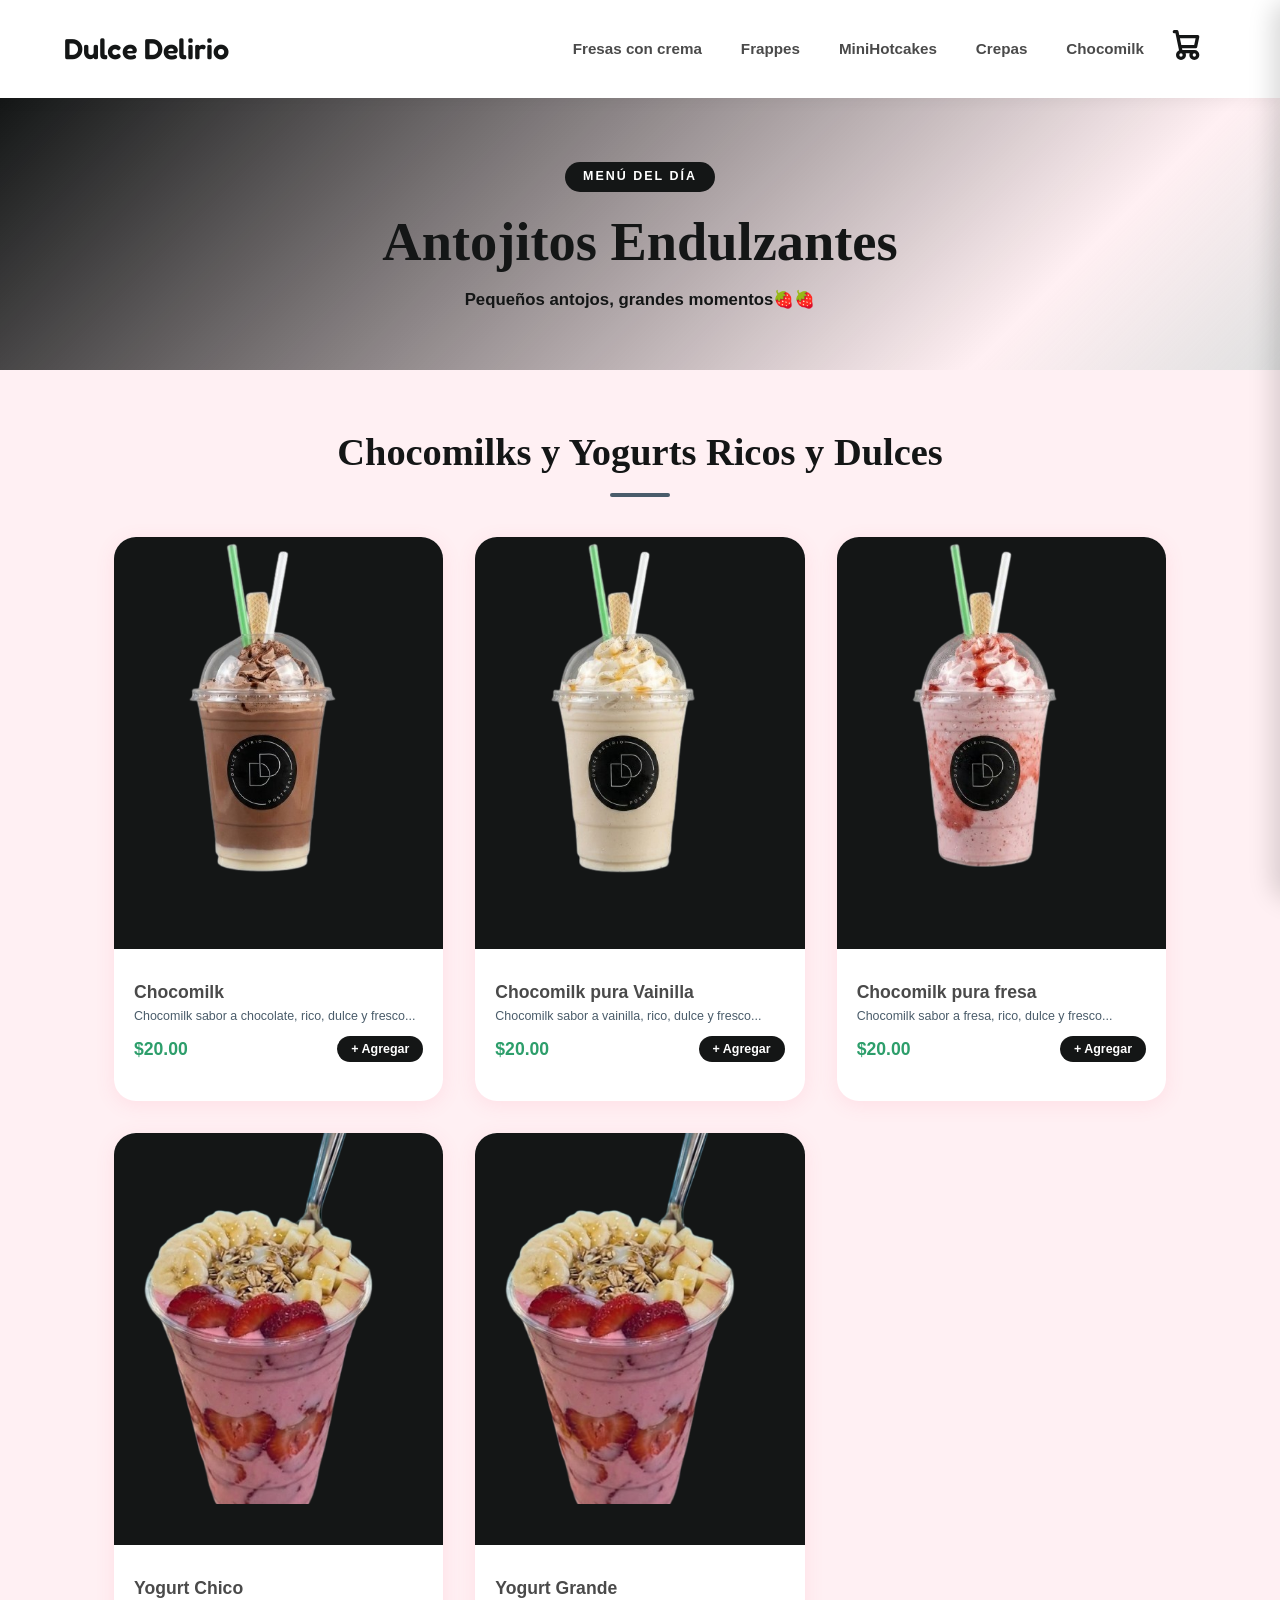
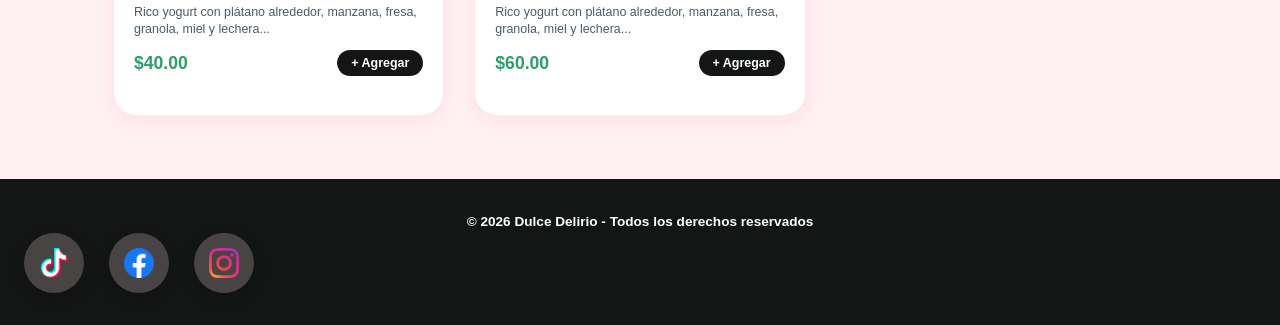
<file: Chocomilk.html>
<!DOCTYPE html>
<html lang="es">
<head>
    <meta charset="UTF-8">
    <meta name="viewport" content="width=device-width, initial-scale=1.0">
    <title>Dulce Delirio | Chocomilk</title>
    <link rel="stylesheet" href="CSS/styles.css">
</head>
<body>

<nav>
     <div class="nav-container">
            <a href="index.html">
              <div class="logo">Dulce Delirio</div>
            </a>
            
            <input type="checkbox" id="menu-toggle">
            <label for="menu-toggle" class="hamburger">
                <span></span>
                <span></span>
                <span></span>
            </label>
            
            <ul class="menu">
                <li><a href="Fresas con crema.html">Fresas con crema</a></li>
                <li><a href="Frappes.html">Frappes</a></li>
                <li><a href="MiniHotcakes.html">MiniHotcakes</a></li>
                <li><a href="crepas.html">Crepas</a></li>
                <li><a href="Chocomilk.html">Chocomilk</a></li>
            </ul>
        </div>
        
        <!-- ÍCONO CARRITO MEJORADO -->
        <div class="icono_carrito">
            <svg aria-hidden="true" xmlns="http://www.w3.org/2000/svg" width="28" height="28" fill="none" viewBox="0 0 24 24">
                <path stroke="currentColor" stroke-linecap="round" stroke-linejoin="round" stroke-width="2" d="M5 4h1.5L9 16m0 0h8m-8 0a2 2 0 1 0 0 4 2 2 0 0 0 0-4Zm8 0a2 2 0 1 0 0 4 2 2 0 0 0 0-4Zm-8.5-3h9.25L19 7H7.312"/>
            </svg>
            <span class="contador-carrito">0</span>
        </div>
    </nav>

    <!-- CARRITO MEJORADO -->
    <div class="menucarrito" id="menucarrito">
        <div class="header-carrito">
            <h1>Carrito de Compras</h1>
            <button class="cerrar" id="cerrarCarrito">✕</button>
        </div>
        
        <div class="contenido-carrito">
            <div class="listacarrito" id="listacarrito"></div>
            <div class="total-carrito" id="totalCarrito">
                <div class="total-info">
                    <span>Total productos:</span>
                    <span class="total-items" id="totalItems">0</span>
                </div>
                <div class="total-info">
                    <span>Total a pagar:</span>
                    <span class="total-precio" id="totalPrecio">$0.00</span>
                </div>
            </div>
        </div>
     
        <div class="botoncarrito">
            <button class="cerrar" id="btnVaciar">Vaciar Carrito</button>
            <button class="continuar" id="btnContinuar">CONTINUAR ➜</button>
        </div>
    </div>

    <!-- HERO CHOCOMILK -->
    <div class="hero">
        <div class="hero-tag">Menú del día</div>
        <h1>Antojitos Endulzantes</h1>
        <p>Pequeños antojos, grandes momentos🍓🍓</p>
    </div>

    <section>
        <h2 class="section-title">Chocomilks y Yogurts Ricos y Dulces</h2>
        <div class="grid">

            <!-- MALTEADA 1 -->
            <div class="card" data-nombre="Chocomilk 1 Chocolate" data-precio="20.00" data-imagen="Imagenes/Chocomilk 3.png">
                <div class="card-img-wrap">
                    <img src="Imagenes/Chocomilk 3.png" alt="Chocomilk 1 Chocolate">
                </div>
                <div class="card-body">
                    <div class="card-name">Chocomilk</div>
                    <div class="card-desc">Chocomilk sabor a chocolate, rico, dulce y fresco...</div>
                    <div class="card-footer">
                        <span class="card-price">$20.00</span>
                        <button class="add-btn">+ Agregar</button>
                    </div>
                </div>
            </div>

            <!-- CHOCOMILK 2 -->
            <div class="card" data-nombre="Chocomilk 2 vainilla" data-precio="20.00" data-imagen="Imagenes/Chocomilk 2.png">
                <div class="card-img-wrap">
                    <img src="Imagenes/Chocomilk 2.png" alt="Chocomilk 2 Vainilla">
                </div>
                <div class="card-body">
                    <div class="card-name">Chocomilk pura Vainilla</div>
                    <div class="card-desc">Chocomilk sabor a vainilla, rico, dulce y fresco...</div>
                    <div class="card-footer">
                        <span class="card-price">$20.00</span>
                        <button class="add-btn">+ Agregar</button>
                    </div>
                </div>
            </div>


                        <!-- CHOCOMILK 3 -->
            <div class="card" data-nombre="Chocomilk 3 fresa" data-precio="20.00" data-imagen="Imagenes/Chocomilk 1.png">
                <div class="card-img-wrap">
                    <img src="Imagenes/Chocomilk 1.png" alt="Chocomilk 3 fresa">
                </div>
                <div class="card-body">
                    <div class="card-name">Chocomilk pura fresa</div>
                    <div class="card-desc">Chocomilk sabor a fresa, rico, dulce y fresco...</div>
                    <div class="card-footer">
                        <span class="card-price">$20.00</span>
                        <button class="add-btn">+ Agregar</button>
                    </div>
                </div>
            </div>


                        <div class="card" data-nombre="Yogurt Chico" data-precio="40.00" data-imagen="Imagenes/Yogurt.png">
                <div class="card-img-wrap">
                    <img src="Imagenes/Yogurt.png" alt="Yogurt Chico">
                </div>
                <div class="card-body">
                    <div class="card-name">Yogurt Chico</div>
                    <div class="card-desc">Rico yogurt con plátano alrededor, manzana, fresa, granola, miel y lechera...</div>
                    <div class="card-footer">
                        <span class="card-price">$40.00</span>
                        <button class="add-btn">+ Agregar</button>
                    </div>
                </div>
            </div>


                        <div class="card" data-nombre="Yogurt Grande" data-precio="60.00" data-imagen="Imagenes/Yogurt.png">
                <div class="card-img-wrap">
                    <img src="Imagenes/Yogurt.png" alt="Yogurt Grande">
                </div>
                <div class="card-body">
                    <div class="card-name">Yogurt Grande</div>
                    <div class="card-desc">Rico yogurt con plátano alrededor, manzana, fresa, granola, miel y lechera...</div>
                    <div class="card-footer">
                        <span class="card-price">$60.00</span>
                        <button class="add-btn">+ Agregar</button>
                    </div>
                </div>
            </div>

        </div>
    </section>

    <footer>
        <p>&copy; 2026 Dulce Delirio - Todos los derechos reservados</p>
        <div class="social">
            <a href="https://www.tiktok.com/@dulce.delirio24?_r=1&_t=ZS-96da63ziMsO" target="_blank" class="icon tiktok">
                <img src="Imagenes/tik_tok_logo.ico" alt="tiktok" width="30px">
            </a>
            <a href="https://www.facebook.com/share/1REwv1RBnF/" target="_blank" class="icon facebook">
                <img src="Imagenes/facebook.ico" alt="facebook" width="30px">
            </a>
            <a href="https://www.instagram.com/dulce_delirio_st?igsh=aW96b2JnZzVnOTBy" target="_blank" class="icon instagram">
                <img src="Imagenes/insta.ico" alt="instagram" width="30px">
            </a>
        </div>
    </footer>

<script src="JS/script.js"></script>

</body>
</html>
</file>
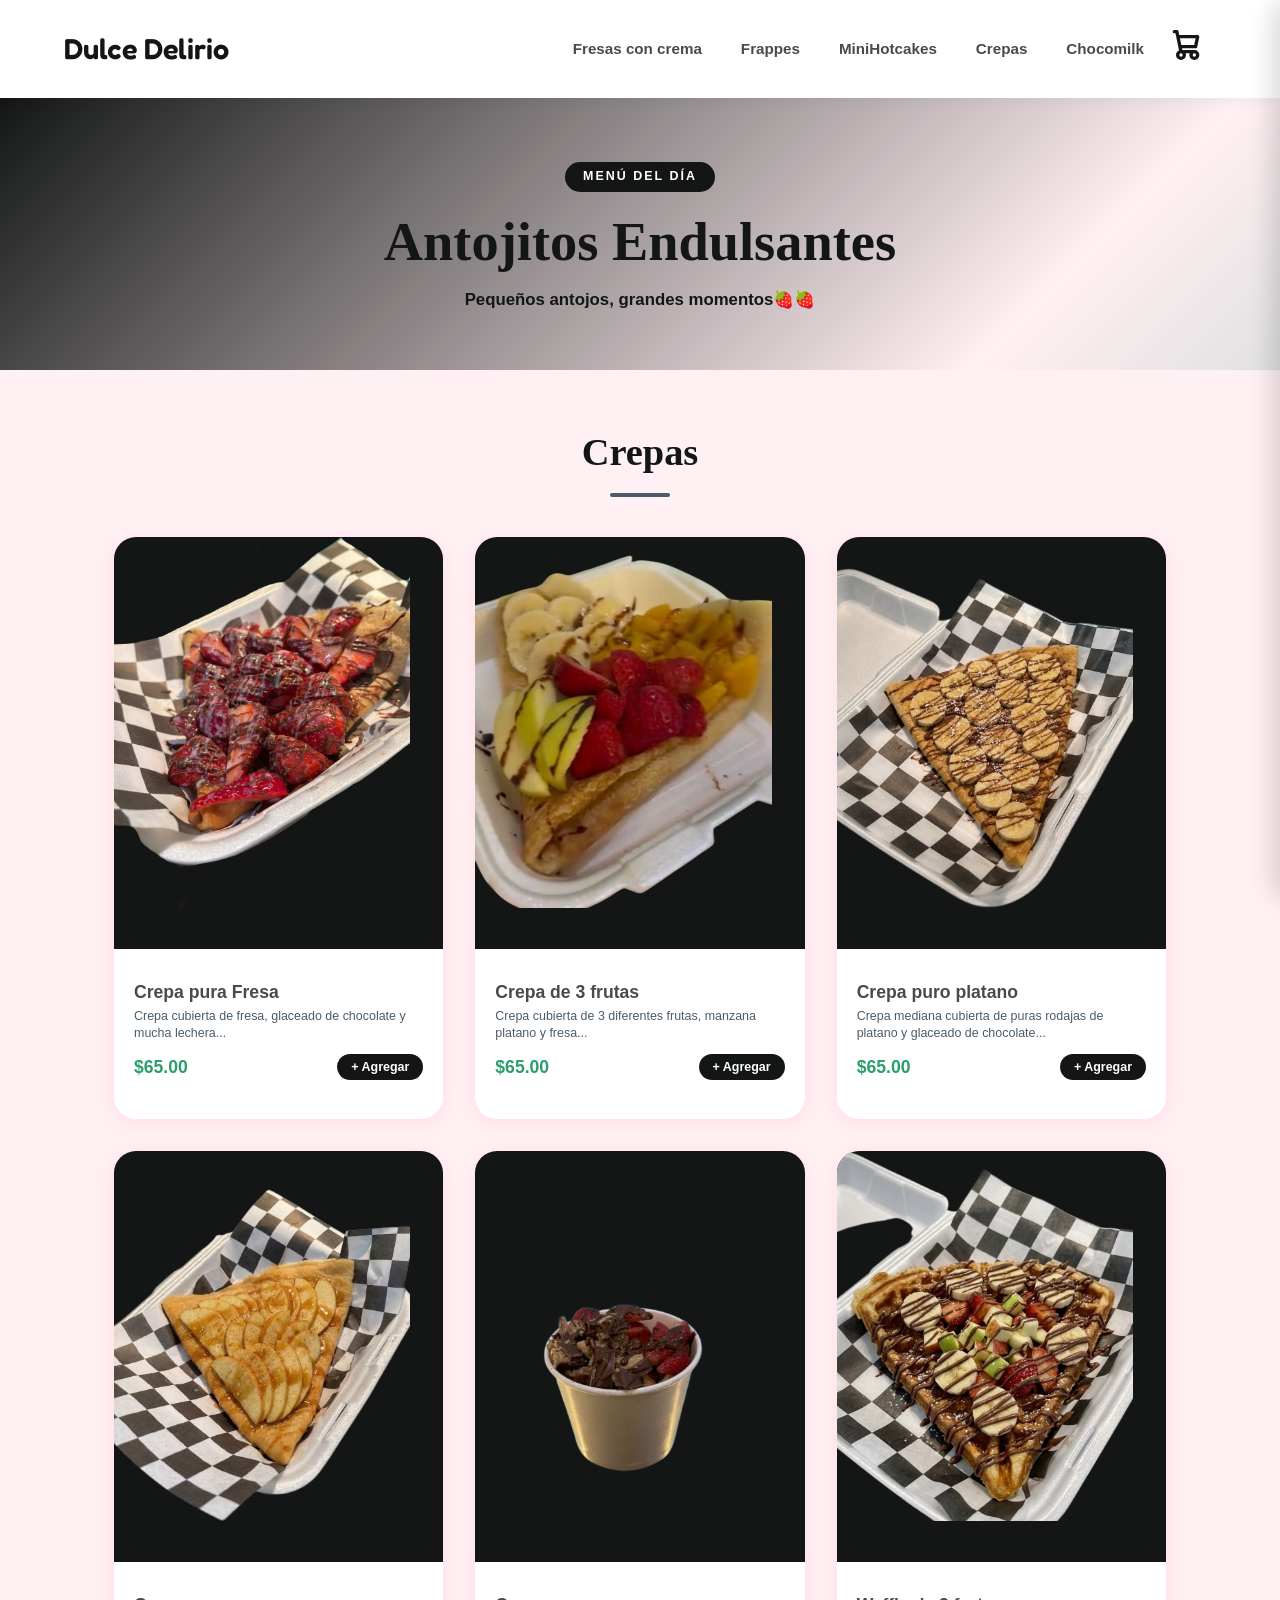
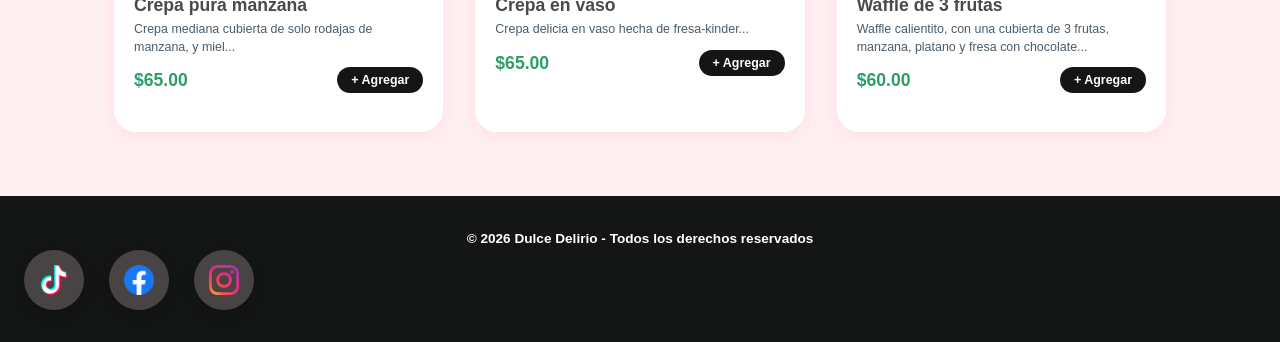
<file: crepas.html>
<!DOCTYPE html>
<html lang="es">
<head>
    <meta charset="UTF-8">
    <meta name="viewport" content="width=device-width, initial-scale=1.0">
    <title>Dulce Delirio | Crepas</title>
    <link rel="stylesheet" href="CSS/styles.css">
</head>
<body>

<nav>
     <div class="nav-container">
            <a href="index.html">
              <div class="logo">Dulce Delirio</div>
            </a>
            
            <input type="checkbox" id="menu-toggle">
            <label for="menu-toggle" class="hamburger">
                <span></span>
                <span></span>
                <span></span>
            </label>
            
            <ul class="menu">
                <li><a href="Fresas con crema.html">Fresas con crema</a></li>
                <li><a href="Frappes.html">Frappes</a></li>
                <li><a href="MiniHotcakes.html">MiniHotcakes</a></li>
                <li><a href="crepas.html">Crepas</a></li>
                <li><a href="Chocomilk.html">Chocomilk</a></li>
            </ul>
        </div>
        
        <!-- ÍCONO CARRITO MEJORADO -->
        <div class="icono_carrito">
            <svg aria-hidden="true" xmlns="http://www.w3.org/2000/svg" width="28" height="28" fill="none" viewBox="0 0 24 24">
                <path stroke="currentColor" stroke-linecap="round" stroke-linejoin="round" stroke-width="2" d="M5 4h1.5L9 16m0 0h8m-8 0a2 2 0 1 0 0 4 2 2 0 0 0 0-4Zm8 0a2 2 0 1 0 0 4 2 2 0 0 0 0-4Zm-8.5-3h9.25L19 7H7.312"/>
            </svg>
            <span class="contador-carrito">0</span>
        </div>
    </nav>

    <!-- CARRITO MEJORADO -->
    <div class="menucarrito" id="menucarrito">
        <div class="header-carrito">
            <h1>Carrito de Compras</h1>
            <button class="cerrar" id="cerrarCarrito">✕</button>
        </div>
        
        <div class="contenido-carrito">
            <div class="listacarrito" id="listacarrito"></div>
            <div class="total-carrito" id="totalCarrito">
                <div class="total-info">
                    <span>Total productos:</span>
                    <span class="total-items" id="totalItems">0</span>
                </div>
                <div class="total-info">
                    <span>Total a pagar:</span>
                    <span class="total-precio" id="totalPrecio">$0.00</span>
                </div>
            </div>
        </div>
     
        <div class="botoncarrito">
            <button class="cerrar" id="btnVaciar">Vaciar Carrito</button>
            <button class="continuar" id="btnContinuar">CONTINUAR ➜</button>
        </div>
    </div>

    <!-- HERO CREPAS -->
    <div class="hero">
        <div class="hero-tag">Menú del día</div>
        <h1>Antojitos Endulsantes</h1>
        <p>Pequeños antojos, grandes momentos🍓🍓</p>
    </div>

    <section>
        <h2 class="section-title">Crepas</h2>
        <div class="grid">

            <!-- CREPA 1 -->
            <div class="card" data-nombre="Crepa pura Fresa" data-precio="65.00" data-imagen="Imagenes/Crepa 1.png">
                <div class="card-img-wrap">
                    <img src="Imagenes/Crepa 1.png" alt="Crepa pura Fresa">
                </div>
                <div class="card-body">
                    <div class="card-name">Crepa pura Fresa</div>
                    <div class="card-desc">Crepa cubierta de fresa, glaceado de chocolate y mucha lechera...</div>
                    <div class="card-footer">
                        <span class="card-price">$65.00</span>
                        <button class="add-btn">+ Agregar</button>
                    </div>
                </div>
            </div>

            <!-- CREPA 2 -->
            <div class="card" data-nombre="Crepa de 3 frutas" data-precio="65.00" data-imagen="Imagenes/Crepa 2.png">
                <div class="card-img-wrap">
                    <img src="Imagenes/Crepa 2.png" alt="Crepa de 3 frutas">
                </div>
                <div class="card-body">
                    <div class="card-name">Crepa de 3 frutas</div>
                    <div class="card-desc">Crepa cubierta de 3 diferentes frutas, manzana platano y fresa...</div>
                    <div class="card-footer">
                        <span class="card-price">$65.00</span>
                        <button class="add-btn">+ Agregar</button>
                    </div>
                </div>
            </div>

            <!-- CREPA 3 -->
            <div class="card" data-nombre="Crepa puro platano" data-precio="65.00" data-imagen="Imagenes/Crepa 3.png">
                <div class="card-img-wrap">
                    <img src="Imagenes/Crepa 3.png" alt="Crepa puro platano">
                </div>
                <div class="card-body">
                    <div class="card-name">Crepa puro platano</div>
                    <div class="card-desc">Crepa mediana cubierta de puras rodajas de platano y glaceado de chocolate...</div>
                    <div class="card-footer">
                        <span class="card-price">$65.00</span>
                        <button class="add-btn">+ Agregar</button>
                    </div>
                </div>
            </div>


                        <!-- CREPA 4 -->
            <div class="card" data-nombre="Crepa pura manzana" data-precio="65.00" data-imagen="Imagenes/Crepa 4.png">
                <div class="card-img-wrap">
                    <img src="Imagenes/Crepa 4.png" alt="Crepa pura manzana">
                </div>
                <div class="card-body">
                    <div class="card-name">Crepa pura manzana</div>
                    <div class="card-desc">Crepa mediana cubierta de solo rodajas de manzana, y miel...</div>
                    <div class="card-footer">
                        <span class="card-price">$65.00</span>
                        <button class="add-btn">+ Agregar</button>
                    </div>
                </div>
            </div>

                       <!-- CREPA 5 -->
            <div class="card" data-nombre="Crepa en vaso" data-precio="65.00" data-imagen="Imagenes/Crepa 5.png">
                <div class="card-img-wrap">
                    <img src="Imagenes/Crepa 5.png" alt="Crepa en vaso">
                </div>
                <div class="card-body">
                    <div class="card-name">Crepa en vaso</div>
                    <div class="card-desc">Crepa delicia en vaso hecha de fresa-kinder...</div>
                    <div class="card-footer">
                        <span class="card-price">$65.00</span>
                        <button class="add-btn">+ Agregar</button>
                    </div>
                </div>
            </div>


                       <!-- waffle 1 -->
            <div class="card" data-nombre="Waffle de 3 frutas" data-precio="60.00" data-imagen="Imagenes/Waffle 1.png">
                <div class="card-img-wrap">
                    <img src="Imagenes/Waffle 1.png" alt="Waffle de 3 frutas">
                </div>
                <div class="card-body">
                    <div class="card-name">Waffle de 3 frutas</div>
                    <div class="card-desc">Waffle calientito, con una cubierta de 3 frutas, manzana, platano y fresa con chocolate...</div>
                    <div class="card-footer">
                        <span class="card-price">$60.00</span>
                        <button class="add-btn">+ Agregar</button>
                    </div>
                </div>
            </div>


        </div>
    </section>

    <footer>
        <p>&copy; 2026 Dulce Delirio - Todos los derechos reservados</p>
        <div class="social">
            <a href="https://www.tiktok.com/@dulce.delirio24?_r=1&_t=ZS-96da63ziMsO" target="_blank" class="icon tiktok">
                <img src="Imagenes/tik_tok_logo.ico" alt="tiktok" width="30px">
            </a>
            <a href="https://www.facebook.com/share/1REwv1RBnF/" target="_blank" class="icon facebook">
                <img src="Imagenes/facebook.ico" alt="facebook" width="30px">
            </a>
            <a href="https://www.instagram.com/dulce_delirio_st?igsh=aW96b2JnZzVnOTBy" target="_blank" class="icon instagram">
                <img src="Imagenes/insta.ico" alt="instagram" width="30px">
            </a>
        </div>
    </footer>

<script src="JS/script.js"></script>

</body>
</html>
</file>
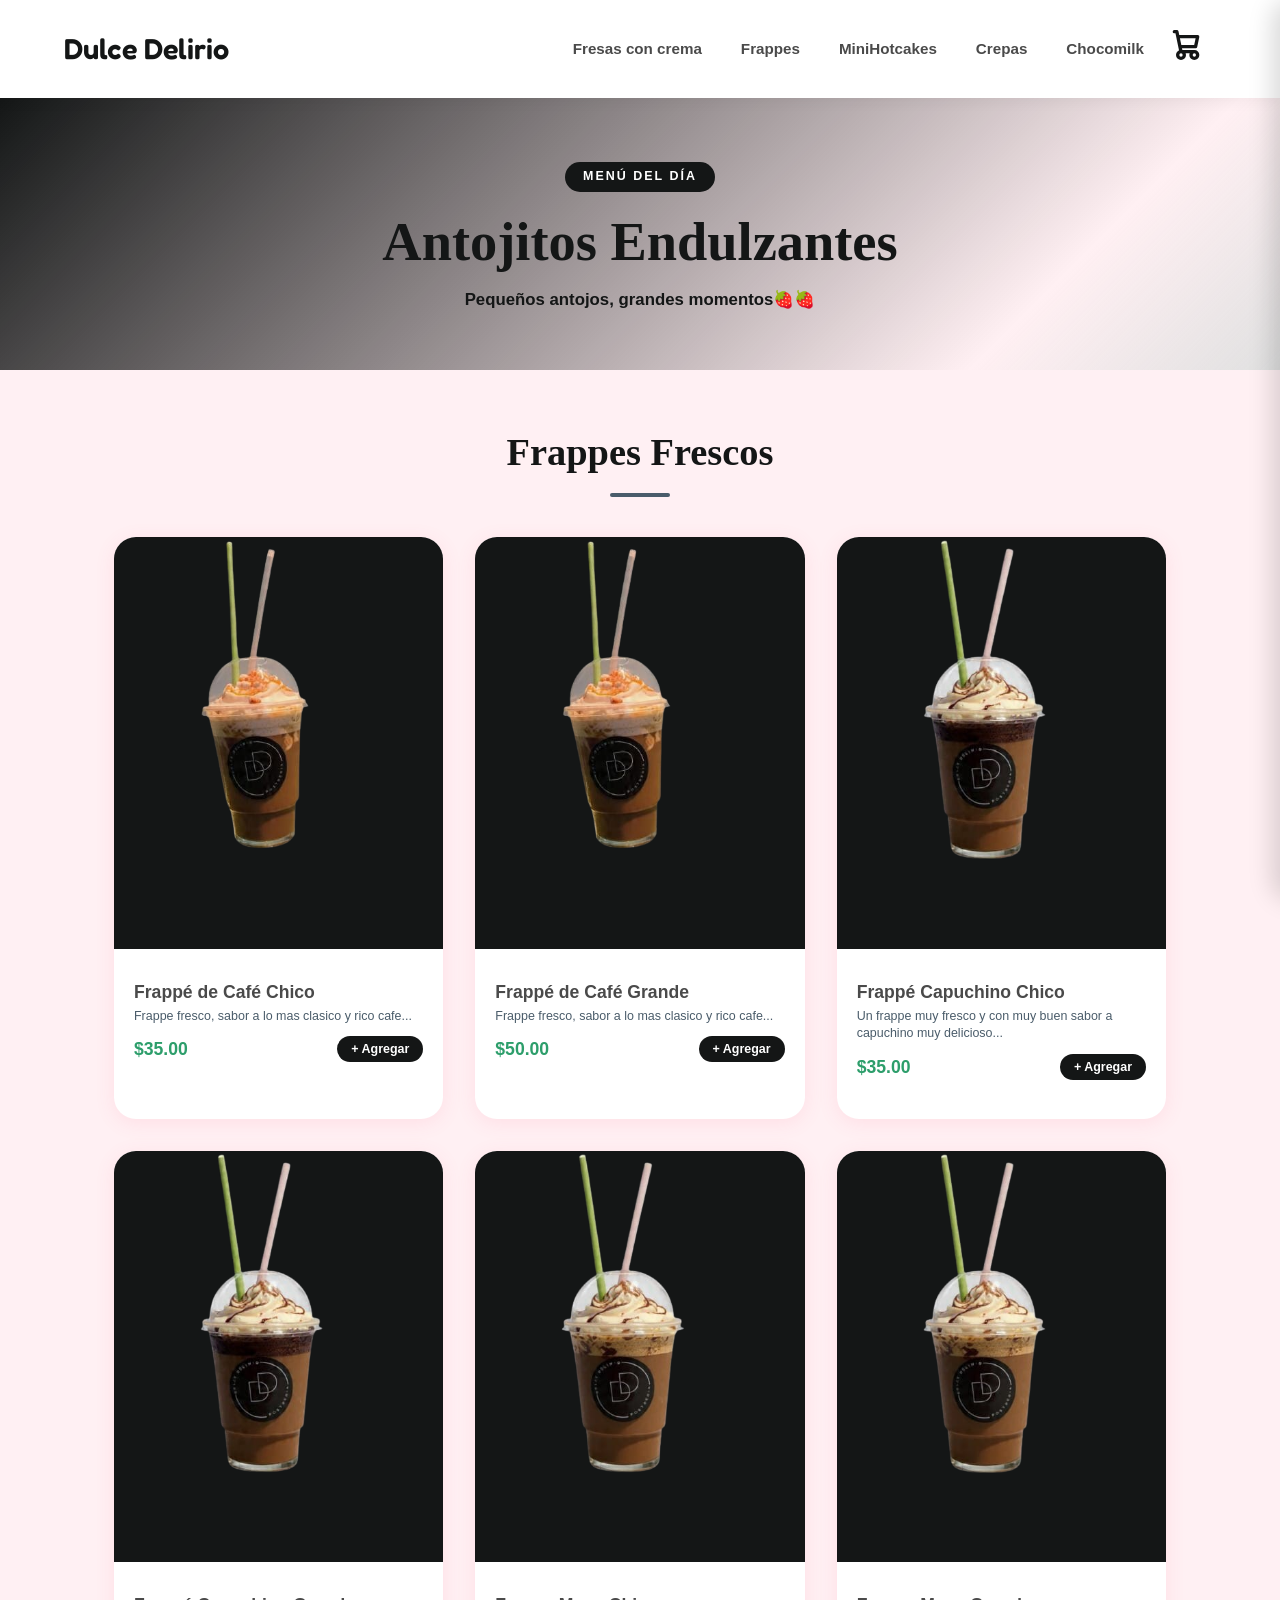
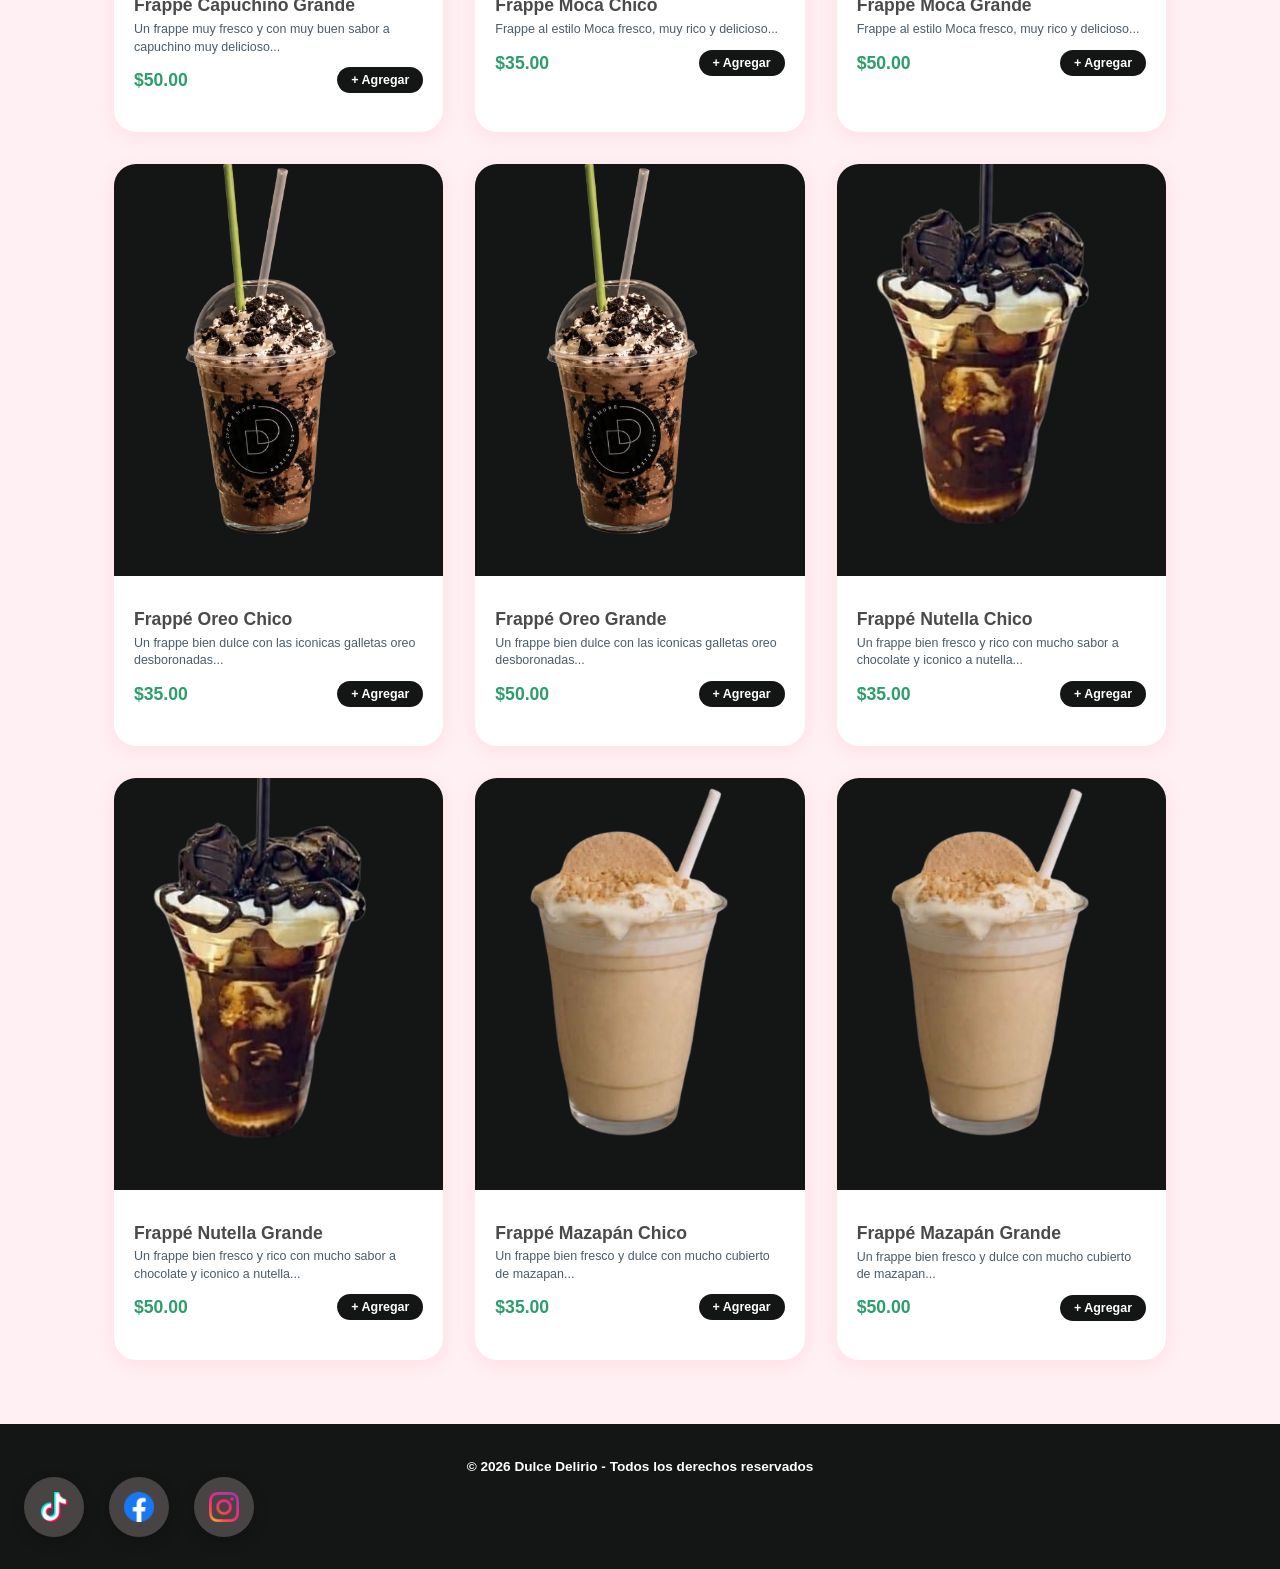
<file: Frappes.html>
<!DOCTYPE html>
<html lang="es">
<head>
    <meta charset="UTF-8">
    <meta name="viewport" content="width=device-width, initial-scale=1.0">
    <title>Dulce Delirio | Frappes</title>
    <link rel="stylesheet" href="CSS/styles.css">
</head>
<body>

<nav>
     <div class="nav-container">
            <a href="index.html">
              <div class="logo">Dulce Delirio</div>
            </a>
            
            <input type="checkbox" id="menu-toggle">
            <label for="menu-toggle" class="hamburger">
                <span></span>
                <span></span>
                <span></span>
            </label>
            
            <ul class="menu">
                <li><a href="Fresas con crema.html">Fresas con crema</a></li>
                <li><a href="Frappes.html">Frappes</a></li>
                <li><a href="MiniHotcakes.html">MiniHotcakes</a></li>
                <li><a href="crepas.html">Crepas</a></li>
                <li><a href="Chocomilk.html">Chocomilk</a></li>
            </ul>
        </div>
        
        <!-- ÍCONO CARRITO MEJORADO -->
        <div class="icono_carrito">
            <svg aria-hidden="true" xmlns="http://www.w3.org/2000/svg" width="28" height="28" fill="none" viewBox="0 0 24 24">
                <path stroke="currentColor" stroke-linecap="round" stroke-linejoin="round" stroke-width="2" d="M5 4h1.5L9 16m0 0h8m-8 0a2 2 0 1 0 0 4 2 2 0 0 0 0-4Zm8 0a2 2 0 1 0 0 4 2 2 0 0 0 0-4Zm-8.5-3h9.25L19 7H7.312"/>
            </svg>
            <span class="contador-carrito">0</span>
        </div>
    </nav>

    <!-- CARRITO MEJORADO -->
    <div class="menucarrito" id="menucarrito">
        <div class="header-carrito">
            <h1>Carrito de Compras</h1>
            <button class="cerrar" id="cerrarCarrito">✕</button>
        </div>
        
        <div class="contenido-carrito">
            <div class="listacarrito" id="listacarrito"></div>
            <div class="total-carrito" id="totalCarrito">
                <div class="total-info">
                    <span>Total productos:</span>
                    <span class="total-items" id="totalItems">0</span>
                </div>
                <div class="total-info">
                    <span>Total a pagar:</span>
                    <span class="total-precio" id="totalPrecio">$0.00</span>
                </div>
            </div>
        </div>
     
        <div class="botoncarrito">
            <button class="cerrar" id="btnVaciar">Vaciar Carrito</button>
            <button class="continuar" id="btnContinuar">CONTINUAR ➜</button>
        </div>
    </div>

    <!-- HERO FRAPPES -->
    <div class="hero">
        <div class="hero-tag">Menú del día</div>
        <h1>Antojitos Endulzantes</h1>
        <p>Pequeños antojos, grandes momentos🍓🍓</p>
    </div>

    <section>
        <h2 class="section-title">Frappes Frescos</h2>
        <div class="grid">

            <!-- FRAPPE CAFE  -->
            <div class="card" data-nombre="Frappé de Café Chico" data-precio="35.00" data-imagen="Imagenes/frappe 1.png">
                <div class="card-img-wrap">
                    <img src="Imagenes/frappe 1.png" alt="Frappé de Café Chico">
                </div>
                <div class="card-body">
                    <div class="card-name">Frappé de Café Chico</div>
                    <div class="card-desc">Frappe fresco, sabor a lo mas clasico y rico cafe...</div>
                    <div class="card-footer">
                        <span class="card-price">$35.00</span>
                        <button class="add-btn">+ Agregar</button>
                    </div>
                </div>
            </div>


           <!-- FRAPPE CAFE -->
            <div class="card" data-nombre="Frappé de Café Grande" data-precio="50.00" data-imagen="Imagenes/frappe 1.png">
                <div class="card-img-wrap">
                    <img src="Imagenes/frappe 1.png" alt="Frappé de Café Grande">
                </div>
                <div class="card-body">
                    <div class="card-name">Frappé de Café Grande</div>
                    <div class="card-desc">Frappe fresco, sabor a lo mas clasico y rico cafe...</div>
                    <div class="card-footer">
                        <span class="card-price">$50.00</span>
                        <button class="add-btn">+ Agregar</button>
                    </div>
                </div>
            </div>



            <!-- FRAPPE CAPUCHINO -->
            <div class="card" data-nombre="Frappé Capuchino Chico" data-precio="35.00" data-imagen="Imagenes/frappe 2.png">
                <div class="card-img-wrap">
                    <img src="Imagenes/frappe 2.png" alt="Frappé Capuchino Chico">
                </div>
                <div class="card-body">
                    <div class="card-name">Frappé Capuchino Chico</div>
                    <div class="card-desc">Un frappe muy fresco y con muy buen sabor a capuchino muy delicioso...</div>
                    <div class="card-footer">
                        <span class="card-price">$35.00</span>
                        <button class="add-btn">+ Agregar</button>
                    </div>
                </div>
            </div>

            <!-- FRAPPE CAPUCHINO -->
            <div class="card" data-nombre="Frappé Capuchino Grande" data-precio="50.00" data-imagen="Imagenes/frappe 2.png">
                <div class="card-img-wrap">
                    <img src="Imagenes/frappe 2.png" alt="Frappé Capuchino Grande">
                </div>
                <div class="card-body">
                    <div class="card-name">Frappé Capuchino Grande</div>
                    <div class="card-desc">Un frappe muy fresco y con muy buen sabor a capuchino muy delicioso...</div>
                    <div class="card-footer">
                        <span class="card-price">$50.00</span>
                        <button class="add-btn">+ Agregar</button>
                    </div>
                </div>
            </div>


                        <!-- FRAPPE MOCA -->
            <div class="card" data-nombre="Frappe Moca Chico" data-precio="35.00" data-imagen="Imagenes/frappe 3.png">
                <div class="card-img-wrap">
                    <img src="Imagenes/frappe 3.png" alt="Frappe Moca Chico">
                </div>
                <div class="card-body">
                    <div class="card-name">Frappe Moca Chico</div>
                    <div class="card-desc">Frappe al estilo Moca fresco, muy rico y delicioso...</div>
                    <div class="card-footer">
                        <span class="card-price">$35.00</span>
                        <button class="add-btn">+ Agregar</button>
                    </div>
                </div>
            </div>

            <!-- FRAPPE MOCA -->
            <div class="card" data-nombre="Frappe Moca Grande" data-precio="50.00" data-imagen="Imagenes/frappe 3.png">
                <div class="card-img-wrap">
                    <img src="Imagenes/frappe 3.png" alt="Frappe Moca Grande">
                </div>
                <div class="card-body">
                    <div class="card-name">Frappe Moca Grande</div>
                    <div class="card-desc">Frappe al estilo Moca fresco, muy rico y delicioso...</div>
                    <div class="card-footer">
                        <span class="card-price">$50.00</span>
                        <button class="add-btn">+ Agregar</button>
                    </div>
                </div>
            </div>


             <!-- FRAPPE OREO -->
            <div class="card" data-nombre="Frappé Oreo Chico" data-precio="35.00" data-imagen="Imagenes/frappe 6.png">
                <div class="card-img-wrap">
                    <img src="Imagenes/frappe 6.png" alt="Frappé Oreo Chico">
                </div>
                <div class="card-body">
                    <div class="card-name">Frappé Oreo Chico</div>
                    <div class="card-desc">Un frappe bien dulce con las iconicas galletas oreo desboronadas...</div>
                    <div class="card-footer">
                        <span class="card-price">$35.00</span>
                        <button class="add-btn">+ Agregar</button>
                    </div>
                </div>
            </div>


            <!-- FRAPPE OREO -->
            <div class="card" data-nombre="Frappé Oreo Grande" data-precio="50.00" data-imagen="Imagenes/frappe 6.png">
                <div class="card-img-wrap">
                    <img src="Imagenes/frappe 6.png" alt="Frappé Oreo Grande">
                </div>
                <div class="card-body">
                    <div class="card-name">Frappé Oreo Grande</div>
                    <div class="card-desc">Un frappe bien dulce con las iconicas galletas oreo desboronadas...</div>
                    <div class="card-footer">
                        <span class="card-price">$50.00</span>
                        <button class="add-btn">+ Agregar</button>
                    </div>
                </div>
            </div>

             <!-- FRAPPE NUTELLA -->
            <div class="card" data-nombre="Frappé Nutella Chico" data-precio="35.00" data-imagen="Imagenes/frappe 5.png">
                <div class="card-img-wrap">
                    <img src="Imagenes/frappe 5.png" alt="Frappé Nutella Chico">
                </div>
                <div class="card-body">
                    <div class="card-name">Frappé Nutella Chico</div>
                    <div class="card-desc">Un frappe bien fresco y rico con mucho sabor a chocolate y iconico a nutella...</div>
                    <div class="card-footer">
                        <span class="card-price">$35.00</span>
                        <button class="add-btn">+ Agregar</button>
                    </div>
                </div>
            </div>


                         <!-- FRAPPE NUTELLA -->
            <div class="card" data-nombre="Frappé Nutella Grande" data-precio="50.00" data-imagen="Imagenes/frappe 5.png">
                <div class="card-img-wrap">
                    <img src="Imagenes/frappe 5.png" alt="Frappé Nutella Grande">
                </div>
                <div class="card-body">
                    <div class="card-name">Frappé Nutella Grande</div>
                    <div class="card-desc">Un frappe bien fresco y rico con mucho sabor a chocolate y iconico a nutella...</div>
                    <div class="card-footer">
                        <span class="card-price">$50.00</span>
                        <button class="add-btn">+ Agregar</button>
                    </div>
                </div>
            </div>


             <!-- FRAPPE MAZAPAN -->
            <div class="card" data-nombre=" Frappé Mazapán Chico" data-precio="35.00" data-imagen="Imagenes/frappe 4.png">
                <div class="card-img-wrap">
                    <img src="Imagenes/frappe 4.png" alt=" Frappé Mazapán Chico">
                </div>
                <div class="card-body">
                    <div class="card-name">Frappé Mazapán Chico</div>
                    <div class="card-desc">Un frappe bien fresco y dulce con mucho cubierto de mazapan... </div>
                    <div class="card-footer">
                        <span class="card-price">$35.00</span>
                        <button class="add-btn">+ Agregar</button>
                    </div>
                </div>
            </div>

             <!-- FRAPPE MAZAPAN -->
            <div class="card" data-nombre=" Frappé Mazapán Grande" data-precio="50.00" data-imagen="Imagenes/frappe 4.png">
                <div class="card-img-wrap">
                    <img src="Imagenes/frappe 4.png" alt=" Frappé Mazapán Grande">
                </div>
                <div class="card-body">
                    <div class="card-name">Frappé Mazapán Grande</div>
                    <div class="card-desc">Un frappe bien fresco y dulce con mucho cubierto de mazapan... </div>
                    <div class="card-footer">
                        <span class="card-price">$50.00</span>
                        <button class="add-btn">+ Agregar</button>
                    </div>
                </div>
            </div>


        </div>
    </section>

    <footer>
        <p>&copy; 2026 Dulce Delirio - Todos los derechos reservados</p>
        <div class="social">
            <a href="https://www.tiktok.com/@dulce.delirio24?_r=1&_t=ZS-96da63ziMsO" target="_blank" class="icon tiktok">
                <img src="Imagenes/tik_tok_logo.ico" alt="tiktok" width="30px">
            </a>
            <a href="https://www.facebook.com/share/1REwv1RBnF/" target="_blank" class="icon facebook">
                <img src="Imagenes/facebook.ico" alt="facebook" width="30px">
            </a>
            <a href="https://www.instagram.com/dulce_delirio_st?igsh=aW96b2JnZzVnOTBy" target="_blank" class="icon instagram">
                <img src="Imagenes/insta.ico" alt="instagram" width="30px">
            </a>
        </div>
    </footer>

<script src="JS/script.js"></script>

</body>
</html>
</file>
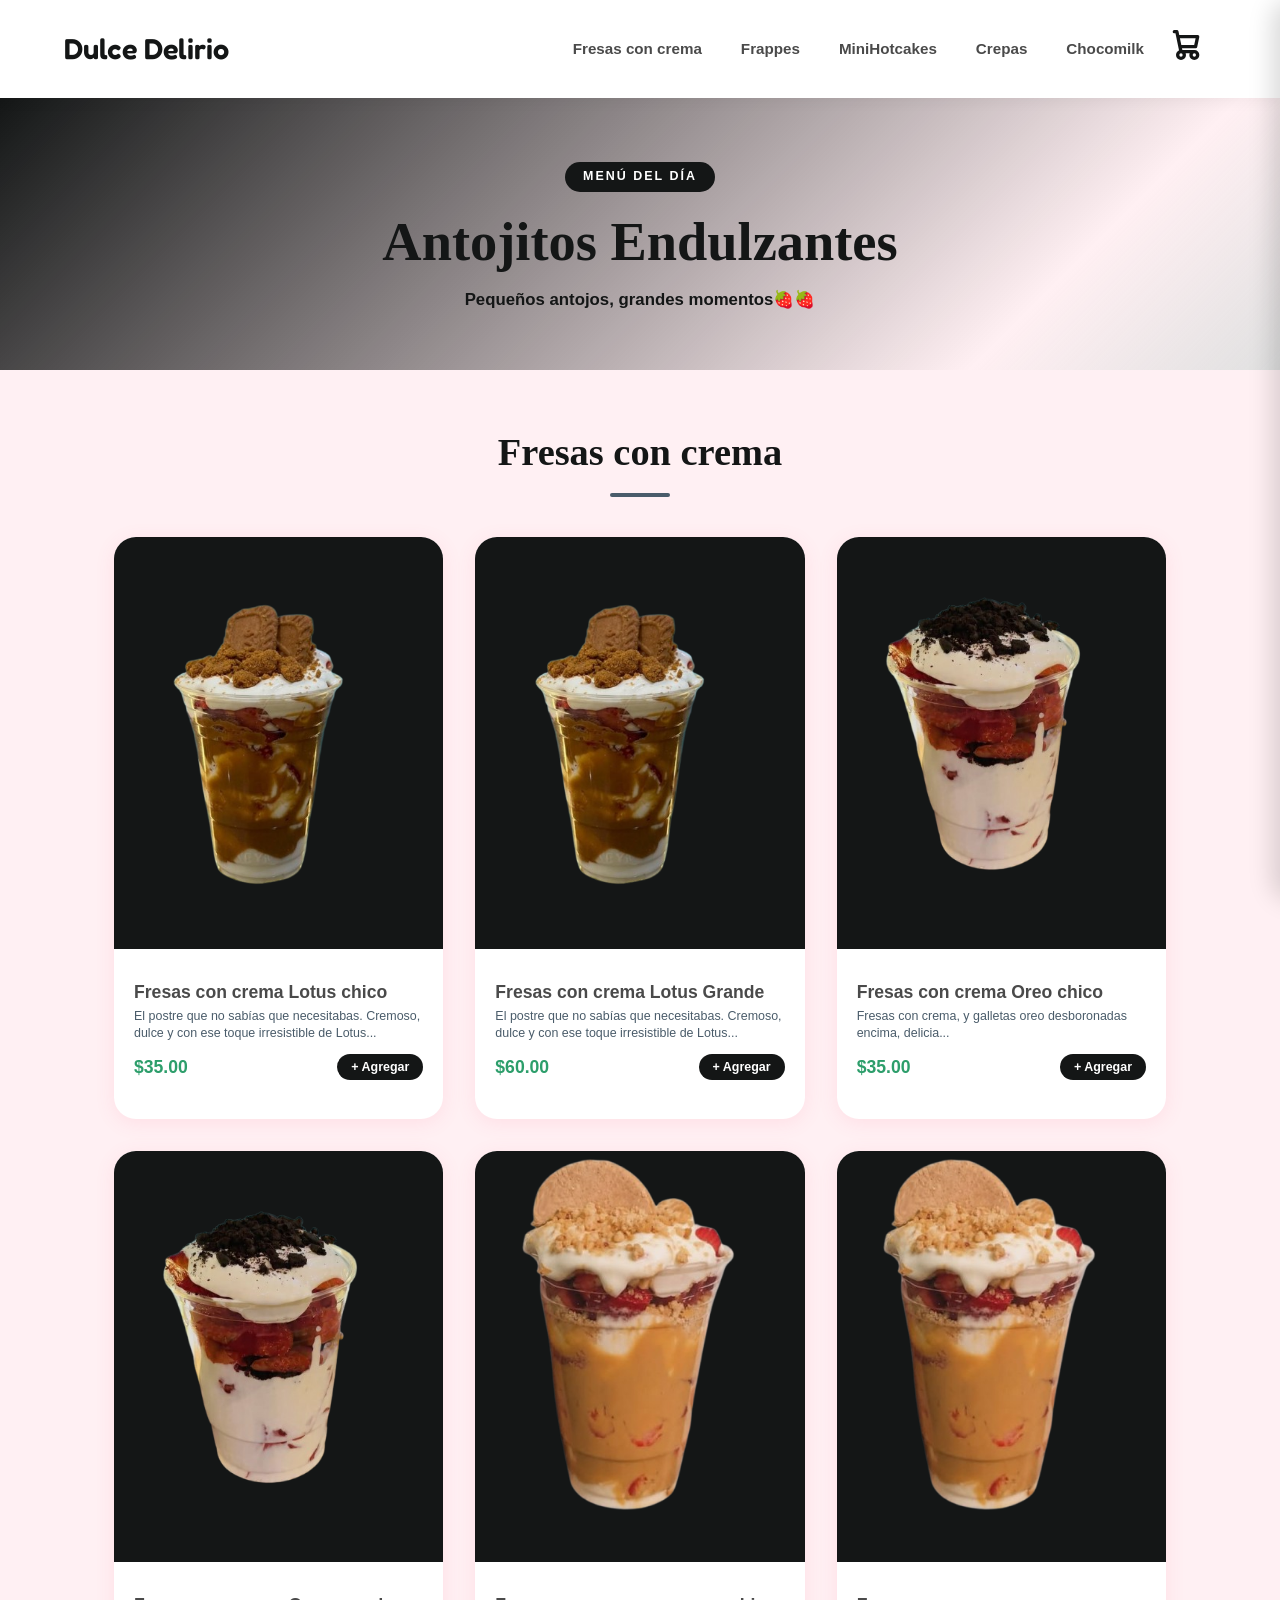
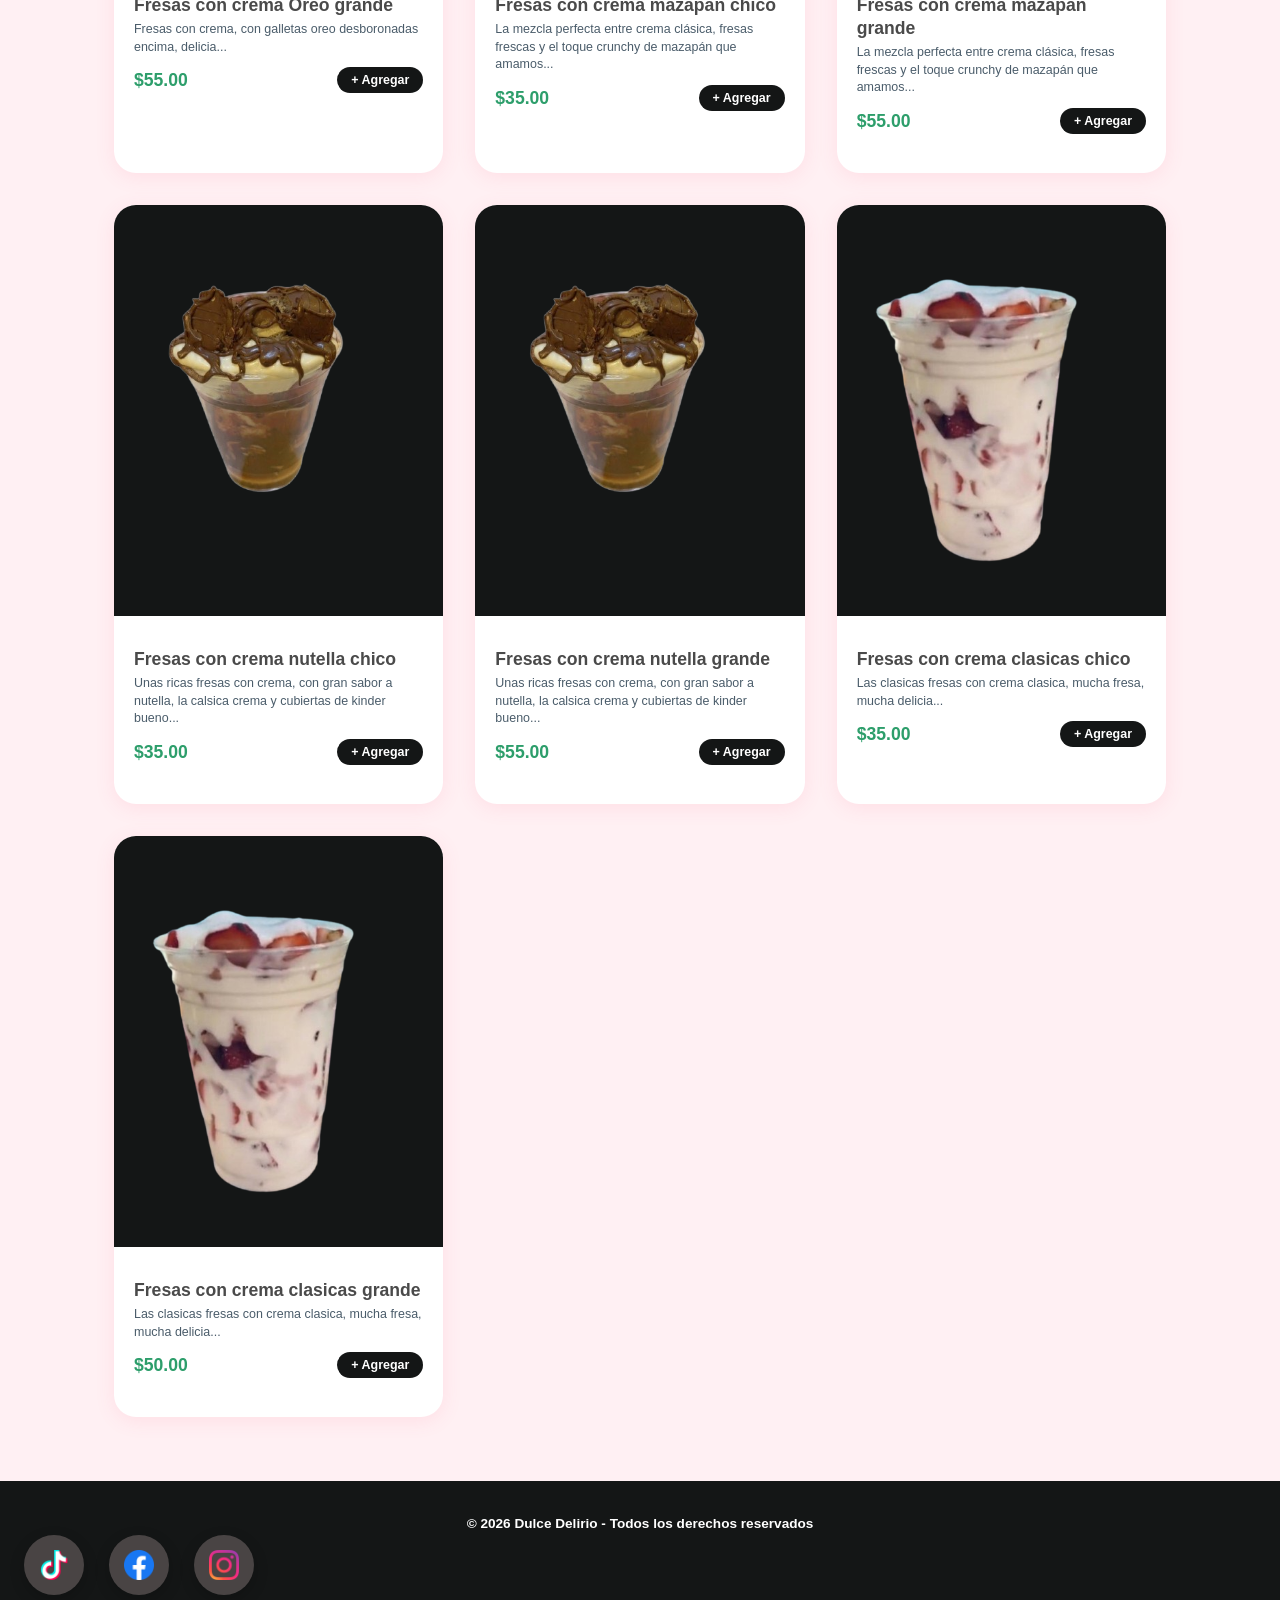
<file: Fresas con crema.html>
<!DOCTYPE html>
<html lang="es">
<head>
    <meta charset="UTF-8">
    <meta name="viewport" content="width=device-width, initial-scale=1.0">
    <title>Dulce Delirio | Fresas con crema</title>
    <link rel="stylesheet" href="CSS/styles.css">
</head>
<body>

<nav>
     <div class="nav-container">
            <a href="index.html">
              <div class="logo">Dulce Delirio</div>
            </a>
            
            <input type="checkbox" id="menu-toggle">
            <label for="menu-toggle" class="hamburger">
                <span></span>
                <span></span>
                <span></span>
            </label>
            
            <ul class="menu">
                <li><a href="Fresas con crema.html">Fresas con crema</a></li>
                <li><a href="Frappes.html">Frappes</a></li>
                <li><a href="MiniHotcakes.html">MiniHotcakes</a></li>
                <li><a href="crepas.html">Crepas</a></li>
                <li><a href="Chocomilk.html">Chocomilk</a></li>
            </ul>
        </div>
        
        <!-- ÍCONO CARRITO MEJORADO -->
        <div class="icono_carrito">
            <svg aria-hidden="true" xmlns="http://www.w3.org/2000/svg" width="28" height="28" fill="none" viewBox="0 0 24 24">
                <path stroke="currentColor" stroke-linecap="round" stroke-linejoin="round" stroke-width="2" d="M5 4h1.5L9 16m0 0h8m-8 0a2 2 0 1 0 0 4 2 2 0 0 0 0-4Zm8 0a2 2 0 1 0 0 4 2 2 0 0 0 0-4Zm-8.5-3h9.25L19 7H7.312"/>
            </svg>
            <span class="contador-carrito">0</span>
        </div>
    </nav>

    <!-- CARRITO MEJORADO -->
    <div class="menucarrito" id="menucarrito">
        <div class="header-carrito">
            <h1>Carrito de Compras</h1>
            <button class="cerrar" id="cerrarCarrito">✕</button>
        </div>
        
        <div class="contenido-carrito">
            <div class="listacarrito" id="listacarrito"></div>
            <div class="total-carrito" id="totalCarrito">
                <div class="total-info">
                    <span>Total productos:</span>
                    <span class="total-items" id="totalItems">0</span>
                </div>
                <div class="total-info">
                    <span>Total a pagar:</span>
                    <span class="total-precio" id="totalPrecio">$0.00</span>
                </div>
            </div>
        </div>
     
        <div class="botoncarrito">
            <button class="cerrar" id="btnVaciar">Vaciar Carrito</button>
            <button class="continuar" id="btnContinuar">CONTINUAR ➜</button>
        </div>
    </div>

    <!-- HERO Fresas con crema -->
    <div class="hero">
        <div class="hero-tag">Menú del día</div>
        <h1>Antojitos Endulzantes</h1>
        <p>Pequeños antojos, grandes momentos🍓🍓</p>
    </div>

    <section>
        <h2 class="section-title">Fresas con crema</h2>
        <div class="grid">
 
            <!-- Fresas con crema -->
            <div class="card" data-nombre="Fresas con crema Lotus chico" data-precio="35.00" data-imagen="Imagenes/Fresa con crema 4.png">
                <div class="card-img-wrap">
                    <img src="Imagenes/Fresa con crema 4.png" alt="Fresas con crema Lotus chico">
                </div>
                <div class="card-body">
                    <div class="card-name">Fresas con crema Lotus chico</div>
                    <div class="card-desc">El postre que no sabías que necesitabas. Cremoso, dulce y con ese toque irresistible de Lotus...</div>
                    <div class="card-footer">
                        <span class="card-price">$35.00</span>
                        <button class="add-btn">+ Agregar</button>
                    </div>
                </div>
            </div>


            <div class="card" data-nombre="Fresas con crema Lotus grande" data-precio="60.00" data-imagen="Imagenes/Fresa con crema 4.png">
                <div class="card-img-wrap">
                    <img src="Imagenes/Fresa con crema 4.png" alt="Fresas con crema Lotus grande">
                </div>
                <div class="card-body">
                    <div class="card-name">Fresas con crema Lotus Grande</div>
                    <div class="card-desc">El postre que no sabías que necesitabas. Cremoso, dulce y con ese toque irresistible de Lotus...</div>
                    <div class="card-footer">
                        <span class="card-price">$60.00</span>
                        <button class="add-btn">+ Agregar</button>
                    </div>
                </div>
            </div>


                        <!-- Fresas con crema oreo-->
            <div class="card" data-nombre="Fresas con crema Oreo chico" data-precio="35.00" data-imagen="Imagenes/Fresa con crema 3.png">
                <div class="card-img-wrap">
                    <img src="Imagenes/Fresa con crema 3.png" alt="Fresa con crema Oreo chico">
                </div>
                <div class="card-body">
                    <div class="card-name">Fresas con crema Oreo chico</div>
                    <div class="card-desc">Fresas con crema, y galletas oreo desboronadas encima, delicia...</div>
                    <div class="card-footer">
                        <span class="card-price">$35.00</span>
                        <button class="add-btn">+ Agregar</button>
                    </div>
                </div>
            </div>


                        <!-- Fresas con crema oreo-->
            <div class="card" data-nombre="Fresas con crema Oreo grande" data-precio="55.00" data-imagen="Imagenes/Fresa con crema 3.png">
                <div class="card-img-wrap">
                    <img src="Imagenes/Fresa con crema 3.png" alt="Fresa con crema Oreo grande">
                </div>
                <div class="card-body">
                    <div class="card-name">Fresas con crema Oreo grande</div>
                    <div class="card-desc">Fresas con crema, con galletas oreo desboronadas encima, delicia...</div>
                    <div class="card-footer">
                        <span class="card-price">$55.00</span>
                        <button class="add-btn">+ Agregar</button>
                    </div>
                </div>
            </div>


                        <!-- Fresas con crema mazapan -->
            <div class="card" data-nombre="Fresas con crema mazapan chico" data-precio="35.00" data-imagen="Imagenes/Fresa con crema 2.png">
                <div class="card-img-wrap">
                    <img src="Imagenes/Fresa con crema 2.png" alt="Fresas con crema mazapan chico">
                </div>
                <div class="card-body">
                    <div class="card-name">Fresas con crema mazapan chico</div>
                    <div class="card-desc">La mezcla perfecta entre crema clásica, fresas frescas y el toque crunchy de mazapán que amamos...</div>
                    <div class="card-footer">
                        <span class="card-price">$35.00</span>
                        <button class="add-btn">+ Agregar</button>
                    </div>
                </div>
            </div>


                          <!-- Fresas con crema mazapan -->
            <div class="card" data-nombre="Fresas con crema mazapan grande" data-precio="55.00" data-imagen="Imagenes/Fresa con crema 2.png">
                <div class="card-img-wrap">
                    <img src="Imagenes/Fresa con crema 2.png" alt="Fresas con crema mazapan grande">
                </div>
                <div class="card-body">
                    <div class="card-name">Fresas con crema mazapan grande</div>
                    <div class="card-desc">La mezcla perfecta entre crema clásica, fresas frescas y el toque crunchy de mazapán que amamos...</div>
                    <div class="card-footer">
                        <span class="card-price">$55.00</span>
                        <button class="add-btn">+ Agregar</button>
                    </div>
                </div>
            </div>


                        <!-- Fresas con crema nutella-->
            <div class="card" data-nombre="Fresas con crema nutella chico" data-precio="35.00" data-imagen="Imagenes/Fresas con crema 1.png">
                <div class="card-img-wrap">
                    <img src="Imagenes/Fresas con crema 1.png" alt="Fresas con crema nutella chico">
                </div>
                <div class="card-body">
                    <div class="card-name">Fresas con crema nutella chico</div>
                    <div class="card-desc">Unas ricas fresas con crema, con gran sabor a nutella, la calsica crema y cubiertas de kinder bueno...</div>
                    <div class="card-footer">
                        <span class="card-price">$35.00</span>
                        <button class="add-btn">+ Agregar</button>
                    </div>
                </div>
            </div>


                        <!-- Fresas con crema nutella-->
            <div class="card" data-nombre="Fresas con crema nutella grande" data-precio="55.00" data-imagen="Imagenes/Fresas con crema 1.png">
                <div class="card-img-wrap">
                    <img src="Imagenes/Fresas con crema 1.png" alt="Fresas con crema nutella grande">
                </div>
                <div class="card-body">
                    <div class="card-name">Fresas con crema nutella grande</div>
                    <div class="card-desc">Unas ricas fresas con crema, con gran sabor a nutella, la calsica crema y cubiertas de kinder bueno...</div>
                    <div class="card-footer">
                        <span class="card-price">$55.00</span>
                        <button class="add-btn">+ Agregar</button>
                    </div>
                </div>
            </div>


                        <!-- Fresas con crema clasicas -->
            <div class="card" data-nombre="Fresas con crema clasicas chico" data-precio="35.00" data-imagen="Imagenes/Fresa con crema 5.png">
                <div class="card-img-wrap">
                    <img src="Imagenes/Fresa con crema 5.png" alt="Fresas con crema clasicas chico">
                </div>
                <div class="card-body">
                    <div class="card-name">Fresas con crema clasicas chico</div>
                    <div class="card-desc">Las clasicas fresas con crema clasica, mucha fresa, mucha delicia...</div>
                    <div class="card-footer">
                        <span class="card-price">$35.00</span>
                        <button class="add-btn">+ Agregar</button>
                    </div>
                </div>
            </div>


                        <!-- Fresas con crema clasicas -->
            <div class="card" data-nombre="Fresas con crema clasicas grande" data-precio="50.00" data-imagen="Imagenes/Fresa con crema 5.png">
                <div class="card-img-wrap">
                    <img src="Imagenes/Fresa con crema 5.png" alt="Fresas con crema clasicas grande">
                </div>
                <div class="card-body">
                    <div class="card-name">Fresas con crema clasicas grande</div>
                    <div class="card-desc">Las clasicas fresas con crema clasica, mucha fresa, mucha delicia...</div>
                    <div class="card-footer">
                        <span class="card-price">$50.00</span>
                        <button class="add-btn">+ Agregar</button>
                    </div>
                </div>
            </div>








        </div>
    </section>

    <footer>
        <p>&copy; 2026 Dulce Delirio - Todos los derechos reservados</p>
        <div class="social">
            <a href="https://www.tiktok.com/@dulce.delirio24?_r=1&_t=ZS-96da63ziMsO" target="_blank" class="icon tiktok">
                <img src="Imagenes/tik_tok_logo.ico" alt="tiktok" width="30px">
            </a>
            <a href="https://www.facebook.com/share/1REwv1RBnF/" target="_blank" class="icon facebook">
                <img src="Imagenes/facebook.ico" alt="facebook" width="30px">
            </a>
            <a href="https://www.instagram.com/dulce_delirio_st?igsh=aW96b2JnZzVnOTBy" target="_blank" class="icon instagram">
                <img src="Imagenes/insta.ico" alt="instagram" width="30px">
            </a>
        </div>
    </footer>

<script src="JS/script.js"></script>

</body>
</html>
</file>
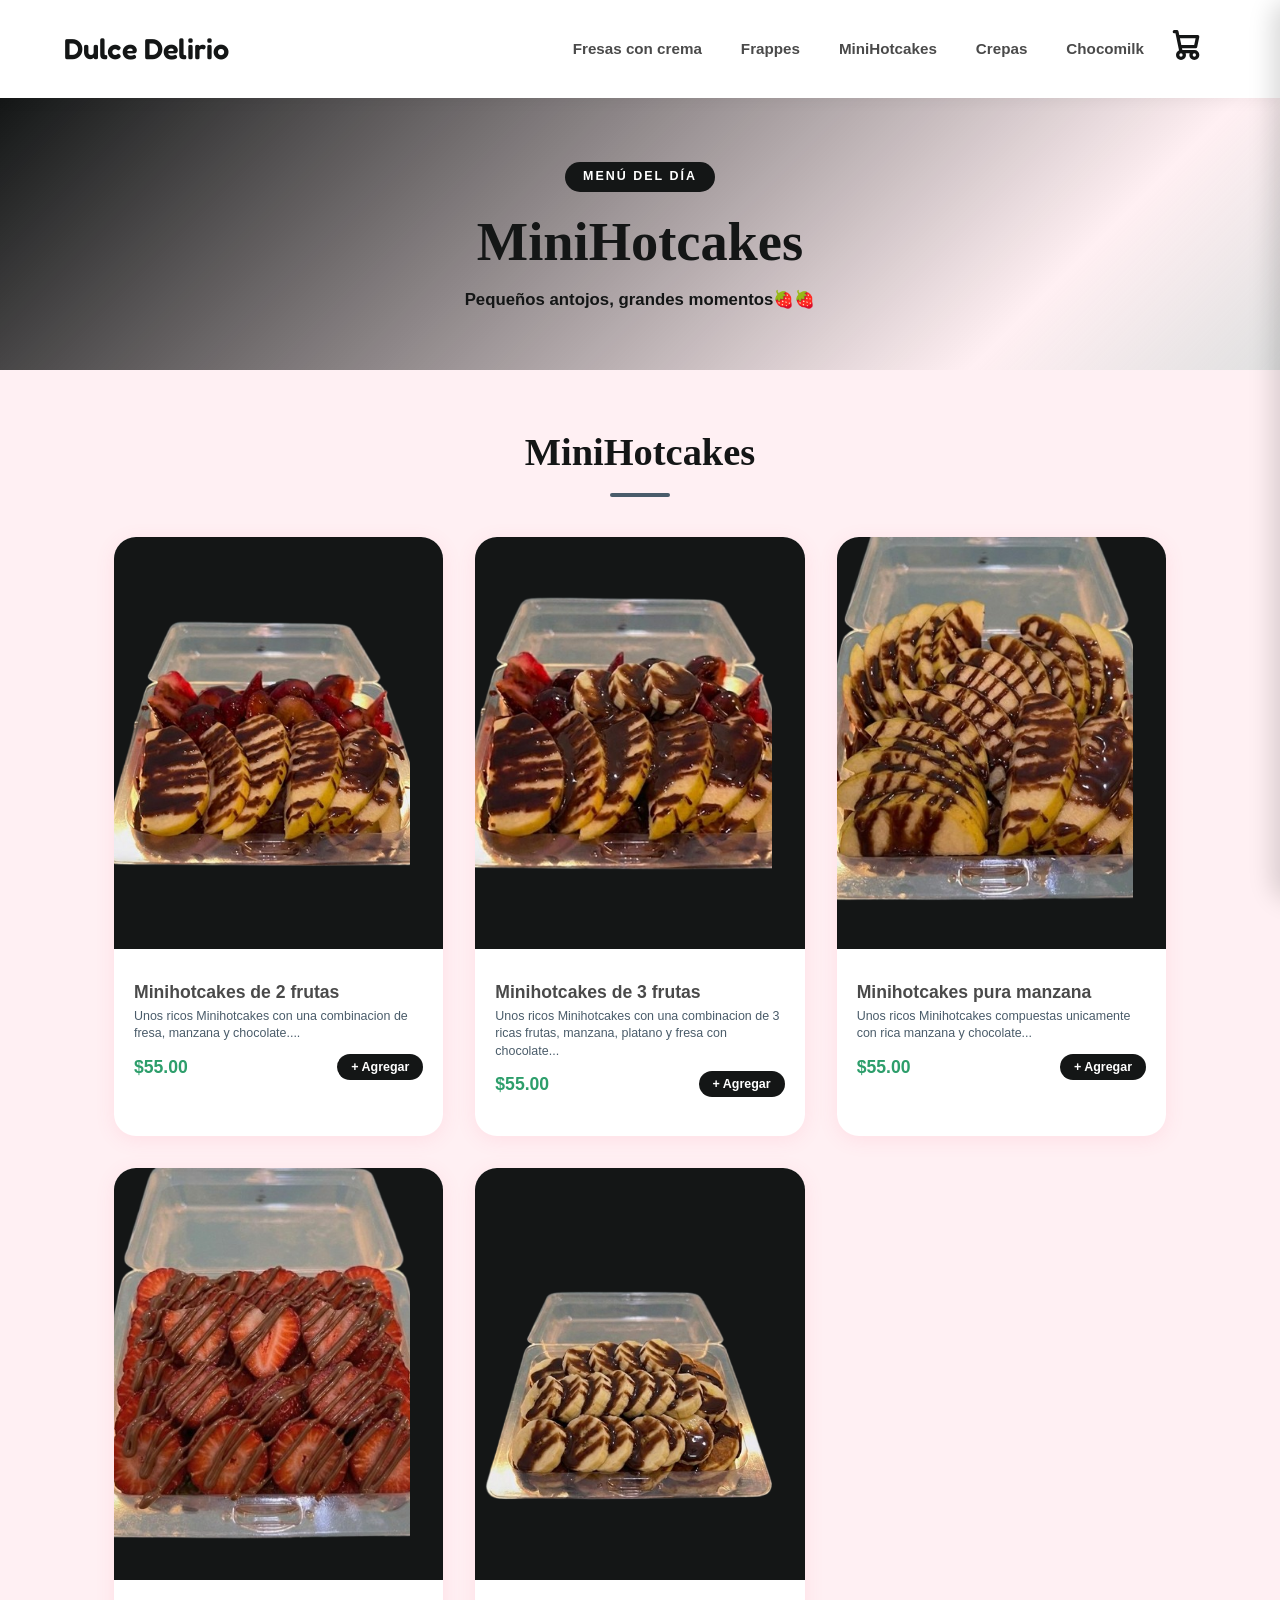
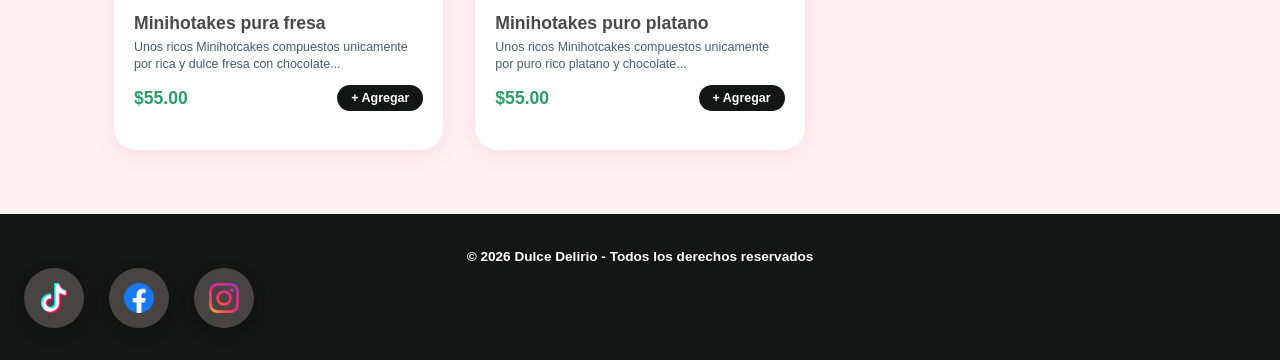
<file: MiniHotcakes.html>
<!DOCTYPE html>
<html lang="es">
<head>
    <meta charset="UTF-8">
    <meta name="viewport" content="width=device-width, initial-scale=1.0">
    <title>Dulce Delirio | MiniHotcakes</title>
    <link rel="stylesheet" href="CSS/styles.css">
</head>
<body>

<nav>
     <div class="nav-container">
            <a href="index.html">
              <div class="logo">Dulce Delirio</div>
            </a>
            
            <input type="checkbox" id="menu-toggle">
            <label for="menu-toggle" class="hamburger">
                <span></span>
                <span></span>
                <span></span>
            </label>
            
            <ul class="menu">
                <li><a href="Fresas con crema.html">Fresas con crema</a></li>
                <li><a href="Frappes.html">Frappes</a></li>
                <li><a href="MiniHotcakes.html">MiniHotcakes</a></li>
                <li><a href="crepas.html">Crepas</a></li>
                <li><a href="Chocomilk.html">Chocomilk</a></li>
            </ul>
        </div>
        
        <!-- ÍCONO CARRITO MEJORADO -->
        <div class="icono_carrito">
            <svg aria-hidden="true" xmlns="http://www.w3.org/2000/svg" width="28" height="28" fill="none" viewBox="0 0 24 24">
                <path stroke="currentColor" stroke-linecap="round" stroke-linejoin="round" stroke-width="2" d="M5 4h1.5L9 16m0 0h8m-8 0a2 2 0 1 0 0 4 2 2 0 0 0 0-4Zm8 0a2 2 0 1 0 0 4 2 2 0 0 0 0-4Zm-8.5-3h9.25L19 7H7.312"/>
            </svg>
            <span class="contador-carrito">0</span>
        </div>
    </nav>

    <!-- CARRITO MEJORADO -->
    <div class="menucarrito" id="menucarrito">
        <div class="header-carrito">
            <h1>Carrito de Compras</h1>
            <button class="cerrar" id="cerrarCarrito">✕</button>
        </div>
        
        <div class="contenido-carrito">
            <div class="listacarrito" id="listacarrito"></div>
            <div class="total-carrito" id="totalCarrito">
                <div class="total-info">
                    <span>Total productos:</span>
                    <span class="total-items" id="totalItems">0</span>
                </div>
                <div class="total-info">
                    <span>Total a pagar:</span>
                    <span class="total-precio" id="totalPrecio">$0.00</span>
                </div>
            </div>
        </div>
     
        <div class="botoncarrito">
            <button class="cerrar" id="btnVaciar">Vaciar Carrito</button>
            <button class="continuar" id="btnContinuar">CONTINUAR ➜</button>
        </div>
    </div>

    <!-- HERO MINIHOTCAKES  -->
    <div class="hero">
        <div class="hero-tag">Menú del día</div>
        <h1>MiniHotcakes</h1>
        <p>Pequeños antojos, grandes momentos🍓🍓</p>
    </div>

    <section>
        <h2 class="section-title">MiniHotcakes</h2>
        <div class="grid">

            <!-- Minihotcake 1 -->
            <div class="card" data-nombre="Minihotcakes de 2 frutas" data-precio="55.00" data-imagen="Imagenes/Minihotcake 1.png">
                <div class="card-img-wrap">
                    <img src="Imagenes/Minihotcake 1.png" alt="Minihotcakes de 2 frutas">
                </div>
                <div class="card-body">
                    <div class="card-name">Minihotcakes de 2 frutas</div>
                    <div class="card-desc">Unos ricos Minihotcakes con una combinacion de fresa, manzana y chocolate....</div>
                    <div class="card-footer">
                        <span class="card-price">$55.00</span>
                        <button class="add-btn">+ Agregar</button>
                    </div>
                </div>
            </div>

                        <!-- Minihotcake 2 -->
            <div class="card" data-nombre="Minihotcakes de 3 frutas" data-precio="55.00" data-imagen="Imagenes/Minihotcakes 3.png">
                <div class="card-img-wrap">
                    <img src="Imagenes/Minihotcakes 3.png" alt="Minihotcakes de 3 frutas">
                </div>
                <div class="card-body">
                    <div class="card-name">Minihotcakes de 3 frutas</div>
                    <div class="card-desc">Unos ricos Minihotcakes con una combinacion de 3 ricas frutas, manzana, platano y fresa con chocolate...</div>
                    <div class="card-footer">
                        <span class="card-price">$55.00</span>
                        <button class="add-btn">+ Agregar</button>
                    </div>
                </div>
            </div>

                        <!-- Minihotcake 3 -->
            <div class="card" data-nombre="Minihotcakes pura manzana" data-precio="55.00" data-imagen="Imagenes/Minihotcake 4.png">
                <div class="card-img-wrap">
                    <img src="Imagenes/Minihotcake 4.png" alt="Minihotcakes pura manzana">
                </div>
                <div class="card-body">
                    <div class="card-name">Minihotcakes pura manzana</div>
                    <div class="card-desc">Unos ricos Minihotcakes compuestas unicamente con rica manzana y chocolate...</div>
                    <div class="card-footer">
                        <span class="card-price">$55.00</span>
                        <button class="add-btn">+ Agregar</button>
                    </div>
                </div>
            </div>

                        <!-- Minihotcake 4 -->
            <div class="card" data-nombre="Minihotcakes pura fresa" data-precio="55.00" data-imagen="Imagenes/Minihotcakes 2.png">
                <div class="card-img-wrap">
                    <img src="Imagenes/Minihotcakes 2.png" alt="Minihotakes pura fresa">
                </div>
                <div class="card-body">
                    <div class="card-name">Minihotakes pura fresa</div>
                    <div class="card-desc">Unos ricos Minihotcakes compuestos unicamente por rica y dulce fresa con chocolate...</div>
                    <div class="card-footer">
                        <span class="card-price">$55.00</span>
                        <button class="add-btn">+ Agregar</button>
                    </div>
                </div>
            </div>

                        <!-- Minihotcake 5 -->
            <div class="card" data-nombre="Minihotcakes puro platano" data-precio="55.00" data-imagen="Imagenes/Minihotcake 5.png">
                <div class="card-img-wrap">
                    <img src="Imagenes/Minihotcake 5.png" alt="Minihotakes puro platano">
                </div>
                <div class="card-body">
                    <div class="card-name">Minihotakes puro platano</div>
                    <div class="card-desc">Unos ricos Minihotcakes compuestos unicamente por puro rico platano y chocolate...</div>
                    <div class="card-footer">
                        <span class="card-price">$55.00</span>
                        <button class="add-btn">+ Agregar</button>
                    </div>
                </div>
            </div>


        </div>
    </section>

    <footer>
        <p>&copy; 2026 Dulce Delirio - Todos los derechos reservados</p>
        <div class="social">
            <a href="https://www.tiktok.com/@dulce.delirio24?_r=1&_t=ZS-96da63ziMsO" target="_blank" class="icon tiktok">
                <img src="Imagenes/tik_tok_logo.ico" alt="tiktok" width="30px">
            </a>
            <a href="https://www.facebook.com/share/1REwv1RBnF/" target="_blank" class="icon facebook">
                <img src="Imagenes/facebook.ico" alt="facebook" width="30px">
            </a>
            <a href="https://www.instagram.com/dulce_delirio_st?igsh=aW96b2JnZzVnOTBy" target="_blank" class="icon instagram">
                <img src="Imagenes/insta.ico" alt="instagram" width="30px">
            </a>
        </div>
    </footer>

<script src="JS/script.js"></script>

</body>
</html>
</file>
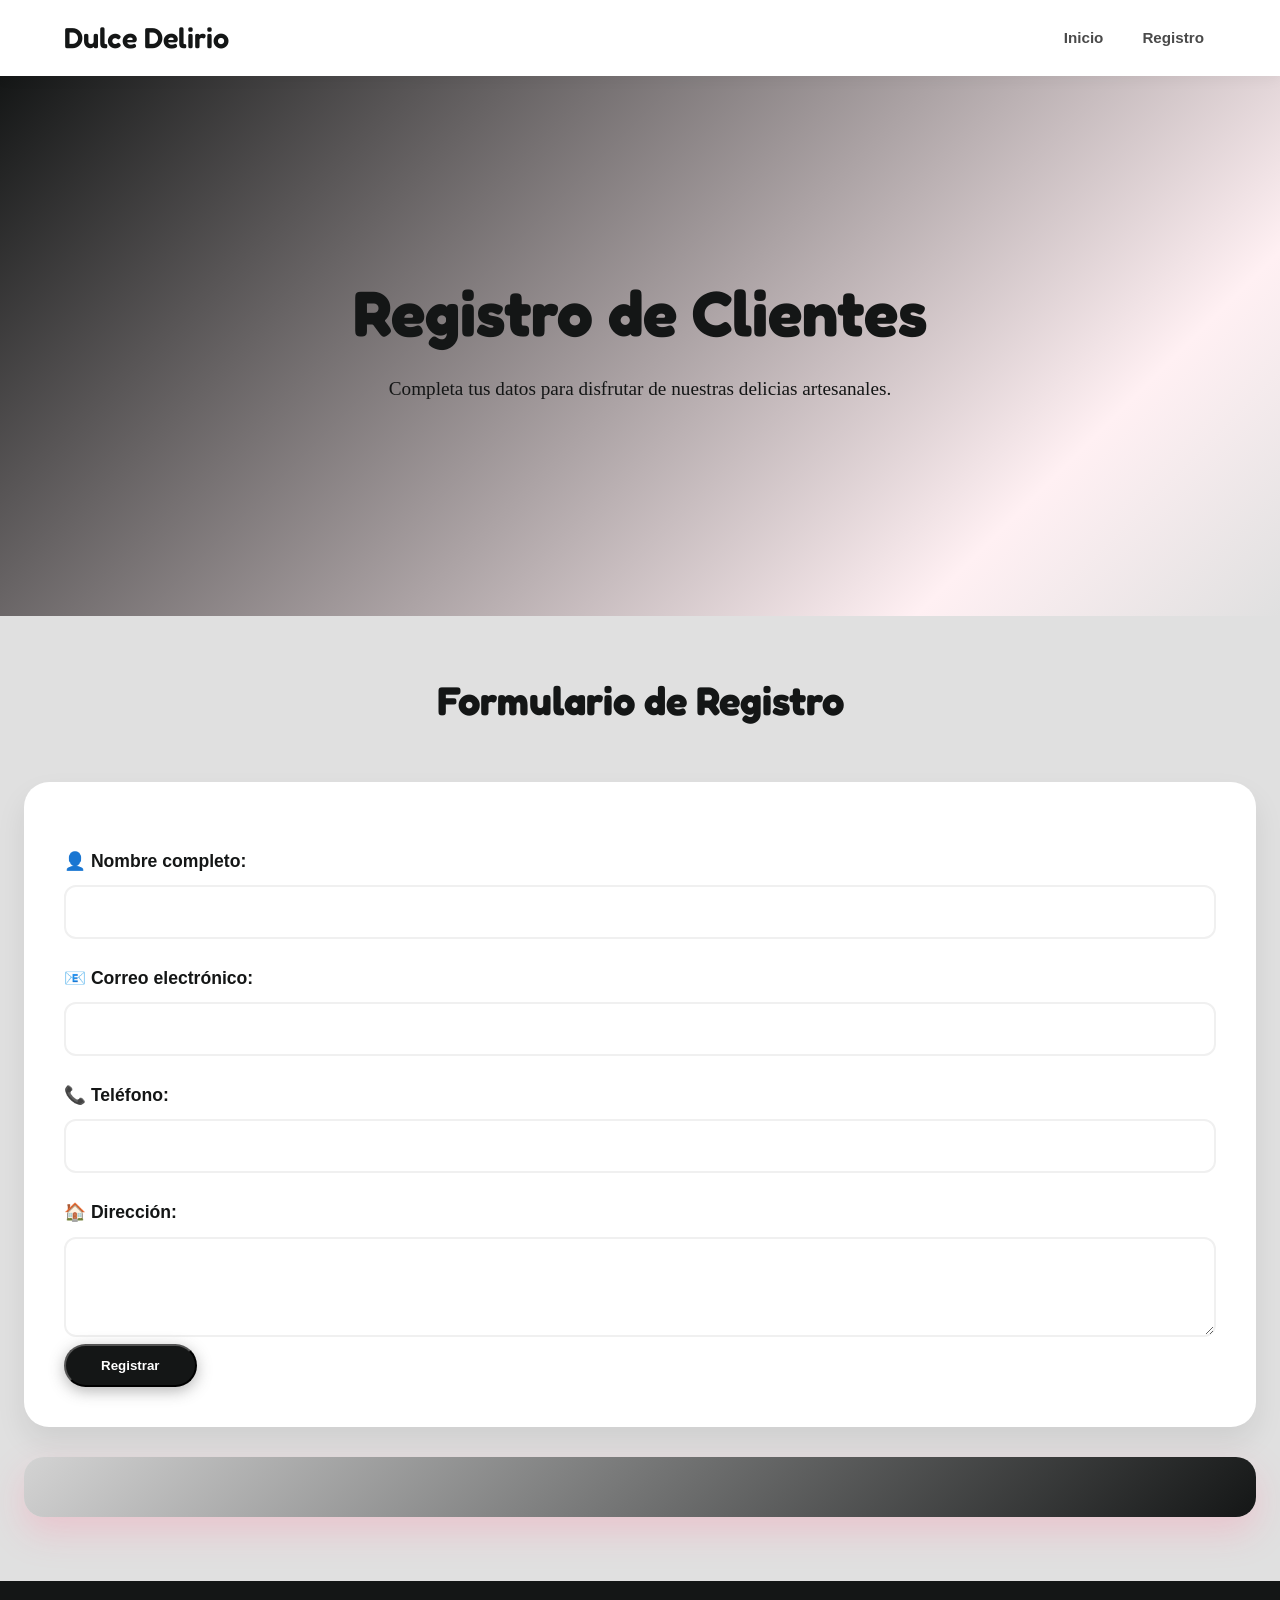
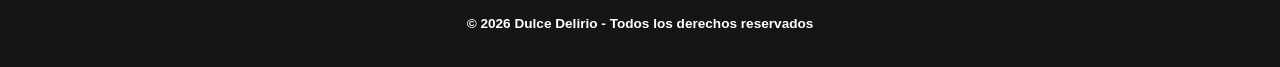
<file: registros.html>
<!DOCTYPE html>
<html lang="es">
<head>
  <meta charset="UTF-8">
  <meta name="viewport" content="width=device-width, initial-scale=1.0">
  <title>Registro de Clientes | Dulce Delirio</title>
  <link rel="stylesheet" href="CSS/styles.css">
</head>
<body>

  <!-- NAV -->
  <nav>
    <div class="nav-container">
      <div class="logo">Dulce Delirio</div>
      <ul class="menu">
        <li><a href="index.html">Inicio</a></li>
        <li><a href="registros.html">Registro</a></li>
      </ul>
    </div>
  </nav>

  <!-- HEADER -->
  <header>
    <div class="header-content">
      <h1>Registro de Clientes</h1>
      <p>Completa tus datos para disfrutar de nuestras delicias artesanales.</p>
    </div>
  </header>

  <!-- FORMULARIO DE REGISTRO -->
  <main>
    <section id="registro" class="fondo-claro">
      <h2 class="titulo-seccion">Formulario de Registro</h2>
      <form id="form-registro" class="registro-card">
        <label for="nombre">👤 Nombre completo:</label>
        <input type="text" id="nombre" name="nombre" required>

        <label for="email">📧 Correo electrónico:</label>
        <input type="email" id="email" name="email" required>

        <label for="telefono">📞 Teléfono:</label>
        <input type="tel" id="telefono" name="telefono" required>

        <label for="direccion">🏠 Dirección:</label>
        <textarea id="direccion" name="direccion" rows="3" required></textarea>

        <button type="submit" class="btn-principal">Registrar</button>
      </form>

      <!-- Aquí se mostrarán los datos registrados -->
      <div id="cliente-info" class="cliente-card"></div>
    </section>
  </main>

  <!-- FOOTER -->
  <footer>
    <p>&copy; 2026 Dulce Delirio - Todos los derechos reservados</p>
  </footer>

  <!-- SCRIPT -->
<script>
document.getElementById("form-registro").addEventListener("submit", function(e) {
  e.preventDefault();
  const nombre = document.getElementById("nombre").value;
  const email = document.getElementById("email").value;
  const telefono = document.getElementById("telefono").value;
  const direccion = document.getElementById("direccion").value;

  // Validaciones extra con regex
  const soloNumeros = /^[0-9]+$/;
  const correoValido = /^[^@]+@[^@]+\.[a-zA-Z]{2,}$/;


   if (!soloNumeros.test(telefono)) {
    alert("⚠️ El teléfono debe contener solo números sin espacios.");
    return;
  }

  if (telefono.length !== 10) {
    alert("⚠️ El teléfono debe tener exactamente 10 dígitos.");
    return;
  }

  if (!correoValido.test(email)) {
    alert("⚠️ El correo debe contener un @ y un dominio válido.");
    return;
  }

     const cliente = {nombre, email, telefono, direccion};
  localStorage.setItem("cliente", JSON.stringify(cliente));

    // 🚀 VERIFICAR SI HAY CARRITO Y ENVIAR A WHATSAPP
    const carrito = JSON.parse(localStorage.getItem('carrito') || '[]');
    
    if (carrito.length > 0) {
        // Mensaje con CARRITO
        const totalItems = carrito.reduce((sum, item) => sum + item.cantidad, 0);
        const totalPrecio = carrito.reduce((sum, item) => sum + (item.precio * item.cantidad), 0);
        
        const mensaje = `🌸 *NUEVA ORDEN - Dulce Delirio* 🌸

👤 *Cliente:* ${nombre}
📧 *Email:* ${email}
📞 *Teléfono:* ${telefono}
🏠 *Dirección:* ${direccion}

🛒 *PEDIDO:*
${carrito.map(item => `• ${item.nombre} (x${item.cantidad}) - $${(item.precio * item.cantidad).toLocaleString()}`).join('\n')}

💰 *TOTAL: $${totalPrecio.toLocaleString()}*
📦 *Productos:* ${totalItems}

¡Gracias por tu compra! 😊`;

        // ⚠️ CAMBIA ESTE NÚMERO
        const numeroWhatsApp = "524621106515";
        const urlWhatsApp = `https://wa.me/${numeroWhatsApp}?text=${encodeURIComponent(mensaje)}`;
        
        // ✅ LIMPIAR CARRITO + ABRIR WHATSAPP
        localStorage.removeItem('carrito');
        window.open(urlWhatsApp, '_blank');
        
        // Mostrar confirmación
        document.getElementById("cliente-info").innerHTML = `
            <h3>✅ ¡Orden enviada a WhatsApp!</h3>
            <p>Tu pedido ya está en camino 😊</p>
            <a href="index.html" class="btn-principal" style="margin-top: 20px;">🏠 Volver al menú</a>
        `;
        
    } else {
        // Solo registro sin carrito
        document.getElementById("cliente-info").innerHTML = `
    <h3>✅ Registro exitoso</h3>
    <p><strong>👤 Nombre:</strong> ${nombre}</p>
    <p><strong>📧 Email:</strong> ${email}</p>
    <p><strong>📞 Teléfono:</strong> ${telefono}</p>
    <p><strong>🏠 Dirección:</strong> ${direccion}</p>
    <p>¡Gracias por registrarte en Dulce Delirio!</p>
            <a href="index.html" class="btn-principal" style="margin-top: 20px;">🏠 Ir al menú</a>
        `;
    }
    
    document.getElementById("cliente-info").style.display = "block";
    document.getElementById("cliente-info").scrollIntoView({behavior: 'smooth'});
    this.reset();
});

// Cargar datos guardados si existen
window.onload = function() {
  const clienteGuardado = JSON.parse(localStorage.getItem("cliente"));
  if(clienteGuardado){
    document.getElementById("cliente-info").innerHTML = `
      <h3>👤 Cliente registrado previamente</h3>
      <p><strong>Nombre:</strong> ${clienteGuardado.nombre}</p>
      <p><strong>Email:</strong> ${clienteGuardado.email}</p>
      <p><strong>Teléfono:</strong> ${clienteGuardado.telefono}</p>
      <p><strong>Dirección:</strong> ${clienteGuardado.direccion}</p>
    `;
  }
}
</script>

</body>
</html>
</file>
<file: CSS/styles.css>
/* Importación de fuentes modernas */
@import url('https://fonts.googleapis.com/css2?family=Fredoka:wght@400;600&family=Quicksand:wght@400;700&display=swap');

:root {
    --rosa-principal: #141616;
    --rosa-claro: #d3d3d3;
    --rosa-fondo: #e0e0e0;
    --verde-precio: #2d6a4f;
    --texto-oscuro: #4a4a4a;
    --blanco: #ffffff;
}

* {
    margin: 0;
    padding: 0;
    box-sizing: border-box;
}

html {
    scroll-behavior: smooth;
}

body {
    font-family: 'Quicksand', sans-serif;
    color: var(--texto-oscuro);
    background-color: #fff9fb;
    line-height: 1.6;
}



.search {
  position: relative;
  height: 50px;
}

.search .input {
  background-color: #fff;
  border: 0;
  font-size: 18px;
  padding: 15px;
  height: 50px;
  width: 50px;
  border-radius: 10px;
  transition: width 0.3s ease;
}

.search.active.input {
  width: 210px;
}

.search.active.btn {
  transform: translateX(195px);
}



.btn {
  height: 50px;
  width: 50px;
  background-color: #fff;
  border: 0;
  cursor: pointer;
  font-size: 24px;
  position: absolute;
  top: 0;
  left: 0;

  border-radius: 10px;
  transition: transform 0.3s ease;
}



/* --- NAVEGACIÓN --- */
nav {
    background-color: var(--blanco);
    padding: 15px 5%;
    display: flex;
    justify-content: center;
    position: sticky;
    top: 0;
    z-index: 1000;
    box-shadow: 0 2px 15px rgba(0,0,0,0.05);
}

.nav-container {
    width: 100%;
    max-width: 1200px;
    display: flex;
    justify-content: space-between;
    align-items: center;
}

.logo {
    font-family: 'Fredoka', sans-serif;
    font-size: 1.8rem;
    font-weight: 600;
    color: var(--rosa-principal);
}

.menu {
    display: flex;
    list-style: none;
    gap: 15px;
}

.menu a {
    text-decoration: none;
    color: var(--texto-oscuro);
    font-weight: 700;
    font-size: 0.95rem;
    transition: 0.3s;
    padding: 8px 12px;
    border-radius: 8px;
}

.menu a:hover {
    color: var(--rosa-principal);
    background-color: var(--rosa-fondo);
}

/* Menú Hamburguesa (Truco Checkbox) */
#menu-toggle { display: none; }

/* --- HEADER / HERO --- */
header {
    height: 60vh;
    background: linear-gradient(135deg, #141616 0%, #4e575700 80%, #e0e0e0 100%); 
    background-size: cover;
    background-position: center;
    display: flex;
    align-items: center;
    justify-content: center;
    text-align: center;
    padding: 20px;
}

.header-content h1 {
    font-family: 'Fredoka', sans-serif;
    font-size: 4rem;
    color: var(--rosa-principal);
    margin-bottom: 10px;
}

.header-content p {
    font-size: 1.2rem;
    margin-bottom: 25px;
    color: #141616;
    font-family: 'Pacifico', cursive;
}




.btn-principal {
    display: inline-block;
    padding: 12px 35px;
    background-color: var(--pink-mid);
    color: white;
    text-decoration: none;
    border-radius: 50px;
    font-weight: 700;
    box-shadow: 0 4px 15px rgba(71, 71, 71, 0.4);
    transition: 0.3s;
}

.btn-principal:hover {
    transform: scale(1.05);
    background-color: #4A5C6A;
}



/* === CARRITO CORREGIDO - SIN CONFLICTOS === */

/* ÍCONO CARRITO */
nav .icono_carrito {
    position: relative;
    cursor: pointer;
    padding: 10px;
    border-radius: 50%;
    transition: all 0.3s ease;
    z-index: 3001;
}

nav .icono_carrito:hover {
    transform: scale(1.1);
    background: var(#4e4e4e);
}

nav .icono_carrito svg {
    color: #141616;
    width: 40px;
    height: 40px;
}

nav .icono_carrito span {
    display: flex;
    width: 20px;
    height: 20px;
    background-color: #141616;
    justify-content: center;
    color: #ffffff;
    border-radius: 50%;
    position: absolute;
    right: -4px;
    top: 50%;
    transform: translateY(-50%);
    font-size: 10px;
    font-weight: 700;
}

/* CARRITO - DESLIZA DESDE DERECHA (SIN SOBREPONER) */
.menucarrito {
    width: 400px;
    background: linear-gradient(145deg, #ffffff 0%, #fff9fb 100%);
    color: #000000;
    position: fixed;
    top: 0;
    right: -400px;  /* ← CAMBIO: Empieza fuera por la derecha */
    height: 100vh;
    display: flex;
    flex-direction: column;
    box-shadow: -8px 0 25px rgba(0,0,0,0.15);
    transition: right 0.4s ease;
    z-index: 5000 !important;
    overflow: hidden;
    border-radius: 20px 0 0 20px;
}

body.mostrarcarrito .menucarrito {
    right: 0;  /* ← CAMBIO: Desliza a la vista */
}

/* OVERLAY NEGRO */
body.mostrarcarrito::before {
    content: '';
    position: fixed;
    top: 0;
    left: 0;
    width: 100%;
    height: 100%;
    background: rgba(0,0,0,0.5);
    backdrop-filter: blur(4px);
    z-index: 4000 !important;
}

/* HEADER CARRITO */
.header-carrito {
    display: flex;
    justify-content: space-between;
    align-items: center;
    padding: 25px 30px;
    background: linear-gradient(135deg, #141616, #fff);
    color: white;
}

.header-carrito h1 {
    font-family: 'Fredoka', sans-serif;
    font-size: 1.4rem;
    margin: 0;
    font-weight: 600;
}

/* BOTONES */
.cerrar, #cerrarCarrito {
    background: rgba(255,255,255,0.2);
    border: none;
    color: white;
    width: 40px;
    height: 40px;
    border-radius: 50%;
    font-size: 1.2rem;
    cursor: pointer;
    transition: all 0.3s ease;
}

.cerrar:hover, #cerrarCarrito:hover {
    background: rgba(26, 26, 26, 0.3);
    transform: scale(1.1);
}

/* BOTONES CARRITO */
.menucarrito .botoncarrito {
    display: flex;
    gap: 12px;
    padding: 25px 30px;
    background: white;
    border-top: 1px solid #f0f0f0;
}

.menucarrito .botoncarrito button {
    flex: 1;          
    padding: 18px 20px;
    border: none;
    border-radius: 12px;
    font-weight: 700;
    font-size: 1rem;
    height: 56px;
    cursor: pointer;
    transition: all 0.3s ease;
    display: flex;
    align-items: center;
    justify-content: center;
    gap: 8px;
    box-sizing: border-box;
}

#btnVaciar {
    background: #141616;
    color: white;
}

#btnVaciar:hover {
    background: #4A5C6A;
    transform: translateY(-2px);
}

#btnContinuar {
    background: linear-gradient(135deg, #3f3f3f, #e0e0e0);
    color: white;
}

#btnContinuar:hover {
    transform: translateY(-2px);
    box-shadow: 0 6px 20px rgba(255,133,161,0.4);
}

/* ÍTEMS CARRITO */
.contenido-carrito {
    flex: 1;
    padding: 20px 30px;
    overflow-y: auto;
}

.listacarrito {
    max-height: 400px;
    overflow-y: auto;
}

.item-carrito {
    display: flex;
    gap: 15px;
    padding: 20px 0;
    border-bottom: 1px solid #f0f0f0;
    align-items: center;
}

.item-carrito img {
    width: 60px;
    height: 60px;
    object-fit: cover;
    border-radius: 12px;
}

.item-carrito .info {
    flex: 1;
}

.item-carrito .nombre {
    font-weight: 700;
    margin-bottom: 4px;
}

.item-carrito .precio {
    font-weight: 600;
    color: var(--verde-precio);
}

.cantidad {
    display: flex;
    align-items: center;
    gap: 8px;
    background: var(--rosa-fondo);
    padding: 4px 12px;
    border-radius: 20px;
    margin-bottom: 8px;
}

.btn-cantidad {
    background: #141414;
    color: white;
    border: none;
    width: 28px;
    height: 28px;
    border-radius: 50%;
    cursor: pointer;
}

.eliminar {
    background: #4e4e4e;
    color: white;
    border: none;
    width: 32px;
    height: 32px;
    border-radius: 50%;
    cursor: pointer;
}

/* TOTAL */
.total-carrito {
    margin-top: 20px;
    padding: 20px;
    background: var(--rosa-fondo);
    border-radius: 12px;
}

.total-info {
    display: flex;
    justify-content: space-between;
    margin-bottom: 10px;
    font-weight: 600;
}

/* CARRITO VACÍO */
.carrito-vacio {
    text-align: center;
    padding: 60px 20px;
    color: #666;
}

/* Z-INDEX CORRECTOS */
nav { z-index: 2000 !important; }
.hero, section, footer { z-index: 1; }

/* RESPONSIVE */
@media (max-width: 480px) {
    .menucarrito {
        width: 100%;
        right: -100%;
    }
    body.mostrarcarrito .menucarrito {
        right: 0;
    }
}
/* --- SECCIONES --- */
section {
    padding: 80px 5%;
    max-width: 1200px;
    margin: 0 auto;
}

.fondo-claro {
    background-color: var(--rosa-fondo);
    max-width: 100%;
}

.titulo-seccion {
    font-family: 'Fredoka', sans-serif;
    text-align: center;
    font-size: 2.5rem;
    margin-bottom: 50px;
    color: var(--rosa-principal);
}

/* --- GRID DE PRODUCTOS --- */
.productos-grid {
    display: grid;
    grid-template-columns: repeat(auto-fit, minmax(280px, 1fr));
    gap: 30px;
}

.tarjeta {
    background: var(--blanco);
    border-radius: 20px;
    overflow: hidden;
    box-shadow: 0 10px 20px rgba(0,0,0,0.05);
    transition: 0.3s;
}

.tarjeta:hover {
    transform: translateY(-10px);
}

.tarjeta img {
    width: 100%;
    height: 250px;
    object-fit: cover;
}

.tarjeta-info {
    padding: 20px;
    text-align: center;
}

.tarjeta-info h3 {
    font-family: 'Fredoka', sans-serif;
    margin-bottom: 10px;
}

.precio {
    color: var(--verde-precio);
    font-weight: 700;
    font-size: 1.2rem;
}

a {
    text-decoration: none;
    color: inherit;
}



section {
  padding: 52px 24px 64px;
  max-width: 1100px;
  margin: 0 auto;
}

.section-title {
  font-family: 'Pacifico', cursive;
  font-size: clamp(1.6rem, 4vw, 2.4rem);
  color: var(--pink-hot);
  text-align: center;
  margin-bottom: 40px;
}

.section-title::after {
  content: '';
  display: block;
  width: 60px;
  height: 4px;
  background: var(--pink-soft);
  border-radius: 99px;
  margin: 10px auto 0;
}

.grid {
  display: grid;
  grid-template-columns: repeat(2, 1fr);
  gap: 24px;
}

@media (min-width: 768px) {
  .grid {
    grid-template-columns: repeat(2, 1fr);
    gap: 32px;
  }
}

@media (min-width: 1024px) {
  .grid {
    grid-template-columns: repeat(3, 1fr);
    gap: 32px;
  }
}

.card {
  background: var(--white);
  border-radius: 22px;
  overflow: hidden;
  box-shadow: 0 4px 20px rgba(255, 77, 121, .10);
  transition: transform .25s ease, box-shadow .25s ease;
  cursor: pointer;
  animation: fadeUp .5s ease both;
}

.card:hover {
  transform: translateY(-6px);
  box-shadow: 0 12px 32px rgba(255, 77, 121, .20);
}

.card:nth-child(1) { animation-delay: .05s; }
.card:nth-child(2) { animation-delay: .12s; }
.card:nth-child(3) { animation-delay: .19s; }
.card:nth-child(4) { animation-delay: .26s; }

@keyframes fadeUp {
  from {
    opacity: 0;
    transform: translateY(24px);
  }
  to {
    opacity: 1;
    transform: translateY(0);
  }
}

.card-img-wrap {
  width: 100%;
  aspect-ratio: 4 / 5; /* SI LES GUSTA LA ALTA MODIFIQUEN AQUI*/
  overflow: hidden;
  background: var(--pink-mid);
}

.card-img-wrap img {
  width: 100%;
  height: 100%;
  object-fit: cover;
  transition: transform .4s ease;
  display: block;
}

.card:hover .card-img-wrap img {
  transform: scale(1.06);
}

.card-body {
 padding: 32px 20px 38px; 
}

.card-name {
  font-size: 1.1rem;
  font-weight: 800;
  color: var(--text-dark);
  margin-bottom: 4px;
  line-height: 1.3;
}

.card-desc {
  font-size: .78rem;
  color: var(--text-mid);
  margin-bottom: 10px;
  line-height: 1.4;
}

.card-footer {
  display: flex;
  align-items: center;
  justify-content: space-between;
}

.card-price {
  font-size: 1.1rem;
  font-weight: 800;
  color: var(--green);
}

.add-btn {
  background: var(--pink-hot);
  color: #fff;
  border: none;
  border-radius: 999px;
  padding: 6px 14px;
  font-family: 'Nunito', sans-serif;
  font-size: .78rem;
  font-weight: 800;
  cursor: pointer;
  transition: background .2s, transform .15s;
}

.add-btn:hover {
  background: #1f1f1f;
  transform: scale(1.06);
}







/* --- CONTACTO --- */
.contacto-card {
    background: var(--rosa-principal);
    color: white;
    padding: 50px;
    border-radius: 30px;
    text-align: center;
    box-shadow: 0 10px 30px rgba(255, 133, 161, 0.3);
}

.contacto-card h2 {
    font-family: 'Fredoka', sans-serif;
    font-size: 2.5rem;
    margin-bottom: 20px;
}

.contacto-card p {
    font-size: 1.1rem;
    margin: 10px 0;
}

/* --- FOOTER --- */
footer {
    padding: 40px;
    text-align: center;
    background: #141616;
    color: white;
    font-size: 0.9rem;
}


.map-container {
    position: relative;
    width: 100%;
    padding-bottom: 56.25%;
    height: 0;
    overflow: hidden;
}

.map-container iframe {
    position: absolute;
    top: 0;
    left: 0;
    width: 100%;
    height: 100%;
    border: 0;
}




@import url('https://fonts.googleapis.com/css2?family=Pacifico&family=Nunito:wght@400;600;700;800&display=swap');

:root {
  --pink-light: #fff0f3;
  --pink-mid: #141616;
  --pink-hot: #253745;
  --pink-soft: #4A5C6A;
  --green: #2d9e6b;
  --white: #ffffff;
  --text-dark: #ffffff;
  --text-mid: #ffffff;
}

* {
  margin: 0;
  padding: 0;
  box-sizing: border-box;
}


body {
  font-family: 'Nunito', sans-serif;
  background: var(--pink-light);
  color: var(--text-dark);
  min-height: 100vh;
}

.hero {
  background: linear-gradient(135deg, #141616 0%, #4e575700 80%, #e0e0e0 100%);
  text-align: center;
  padding: 64px 24px 56px;
  position: relative;
  overflow: hidden;
}

.hero::before {
  content: '';
  position: absolute;
  width: 420px;
  height: 420px;
  top: -100px;
  right: -80px;
  border-radius: 50%;
}

.hero-tag {
  display: inline-block;
  background: var(--pink-mid);
  color: #fff;
  font-size: .78rem;
  font-weight: 800;
  letter-spacing: 2px;
  text-transform: uppercase;
  border-radius: 999px;
  padding: 5px 18px;
  margin-bottom: 18px;
}

.hero h1 {
  font-family: 'Pacifico', cursive;
  font-size: clamp(2rem, 6vw, 3.4rem);
  color: var(--pink-mid);
  line-height: 1.2;
  margin-bottom: 12px;
}

.hero p {
  font-size: 1.05rem;
  color: var(--pink-mid);
  font-weight: 600;
}

section {
  padding: 52px 24px 64px;
  max-width: 1100px;
  margin: 0 auto;
}

.section-title {
  font-family: 'Pacifico', cursive;
  font-size: clamp(1.6rem, 4vw, 2.4rem);
  color: var(--pink-mid);
  text-align: center;
  margin-bottom: 40px;
}

.section-title::after {
  content: '';
  display: block;
  width: 60px;
  height: 4px;
  background: var(--pink-soft);
  border-radius: 99px;
  margin: 10px auto 0;
}

.grid {
  display: grid;
  grid-template-columns: repeat(2, 1fr);
  gap: 24px;
}

@media (min-width: 768px) {
  .grid {
    grid-template-columns: repeat(2, 1fr);
    gap: 32px;
  }
}

@media (min-width: 1024px) {
  .grid {
    grid-template-columns: repeat(3, 1fr);
    gap: 32px;
  }
}

.card {
  background: var(--white);
  border-radius: 22px;
  overflow: hidden;
  box-shadow: 0 4px 20px rgba(255, 77, 121, .10);
  transition: transform .25s ease, box-shadow .25s ease;
  cursor: pointer;
  animation: fadeUp .5s ease both;
}

.card:hover {
  transform: translateY(-6px);
  box-shadow: 0 12px 32px rgba(255, 77, 121, .20);
}

.card:nth-child(1) { animation-delay: .05s; }
.card:nth-child(2) { animation-delay: .12s; }
.card:nth-child(3) { animation-delay: .19s; }
.card:nth-child(4) { animation-delay: .26s; }

@keyframes fadeUp {
  from {
    opacity: 0;
    transform: translateY(24px);
  }
  to {
    opacity: 1;
    transform: translateY(0);
  }
}

.card-img-wrap {
  width: 100%;
  aspect-ratio: 4 / 5; 
  overflow: hidden;
  background: var(--pink-mid);
}

.card-img-wrap img {
  width: 90%;
  height: 90%;
  object-fit: cover;
  transition: transform .4s ease;
  display: block;
}

.card:hover .card-img-wrap img {
  transform: scale(1.06);
}

.card-body {
 padding: 32px 20px 38px; /
}

.card-name {
  font-size: 1.1rem;
  font-weight: 800;
  color: var(--texto-oscuro);
  margin-bottom: 4px;
  line-height: 1.3;
}

.card-desc {
  font-size: .78rem;
  color: var(--pink-soft);
  margin-bottom: 10px;
  line-height: 1.4;
}

.card-footer {
  display: flex;
  align-items: center;
  justify-content: space-between;
}

.card-price {
  font-size: 1.1rem;
  font-weight: 800;
  color: var(--green);
}

.add-btn {
  background: var(--pink-mid);
  color: #fff;
  border: none;
  border-radius: 999px;
  padding: 6px 14px;
  font-family: 'Nunito', sans-serif;
  font-size: .78rem;
  font-weight: 800;
  cursor: pointer;
  transition: background .2s, transform .15s;
}

.add-btn:hover {
  background: #9BA8AB;
  transform: scale(1.06);
}

footer {
  text-align: center;
  padding: 32px 24px;
  font-size: .85rem;
  color: var(--white);
  font-weight: 600;
  border-top: 2px dashed var(#141616);
}

footer span {
  color: var(--pink-hot);
}



/* --- RESPONSIVE (MÓVIL) --- */
@media (max-width: 768px) {
    .hamburger {
        display: flex;
        flex-direction: column;
        gap: 5px;
        cursor: pointer;
    }

    .hamburger span {
        width: 30px;
        height: 3px;
        background: var(--rosa-principal);
        border-radius: 5px;
    }

    .menu {
        display: none;
        position: absolute;
        top: 100%;
        left: 0;
        width: 100%;
        background: white;
        flex-direction: column;
        padding: 20px;
        text-align: center;
        box-shadow: 0 10px 10px rgba(0,0,0,0.1);
    }

    #menu-toggle:checked ~ .menu {
        display: flex;
    }

    .header-content h1 {
        font-size: 2.8rem;
    }

    .map-container {
        padding-bottom: 100%;
    }
}


.social{
  display:flex;
  gap:25px;
}

.icon{
  width:60px;
  height:60px;
  border-radius:50%;
  background:rgba(83, 78, 78, 0.844);
  display:flex;
  justify-content:center;
  align-items:center;
  font-size:28px;
  color:black;
  text-decoration:none;
  box-shadow:0 5px 15px rgba(0, 0, 0, 0.2);
  transition:0.3s;
}

.icon:hover{
  transform:scale(1.15);
}

.tiktok:hover{
  background:rgb(0, 0, 0);
  color:rgb(255, 255, 255);
}

.instagram:hover{
  background:rgb(156, 69, 255);
  color:rgb(255, 255, 255);
}

.facebook:hover{
  background:rgb(59, 160, 248);
  color:rgb(255, 255, 255);
}

/* === ESTILOS REGISTRO === */
.registro-card {
    background: var(--blanco);
    padding: 40px;
    border-radius: 25px;
    box-shadow: 0 15px 30px rgba(0,0,0,0.08);
    margin-bottom: 30px;
}

.registro-card label {
    font-weight: 700;
    display: block;
    margin-top: 25px;
    font-size: 1.1rem;
    color: var(--rosa-principal);
}

.registro-card input,
.registro-card textarea {
    width: 100%;
    padding: 15px;
    margin-top: 10px;
    border: 2px solid #f0f0f0;
    border-radius: 12px;
    font-family: 'Quicksand', sans-serif;
    font-size: 1rem;
    transition: all 0.3s ease;
}

.registro-card input:focus,
.registro-card textarea:focus {
    outline: none;
    border-color: var(--rosa-principal);
    box-shadow: 0 0 0 3px rgba(255, 133, 161, 0.1);
    transform: translateY(-2px);
}

.registro-card textarea {
    resize: vertical;
    min-height: 100px;
}

.cliente-card {
    background: linear-gradient(135deg, var(--rosa-claro), var(--rosa-principal));
    padding: 30px;
    border-radius: 20px;
    box-shadow: 0 15px 35px rgba(255, 133, 161, 0.3);
    color: white;
    animation: slideUp 0.5s ease-out;
}

.cliente-card h3 {
    font-family: 'Fredoka', sans-serif;
    color: white;
    margin-bottom: 20px;
    font-size: 1.8rem;
}

.cliente-card p {
    margin: 12px 0;
    font-size: 1.1rem;
}

@keyframes slideUp {
    from { opacity: 0; transform: translateY(30px); }
    to { opacity: 1; transform: translateY(0); }
}
</file>
